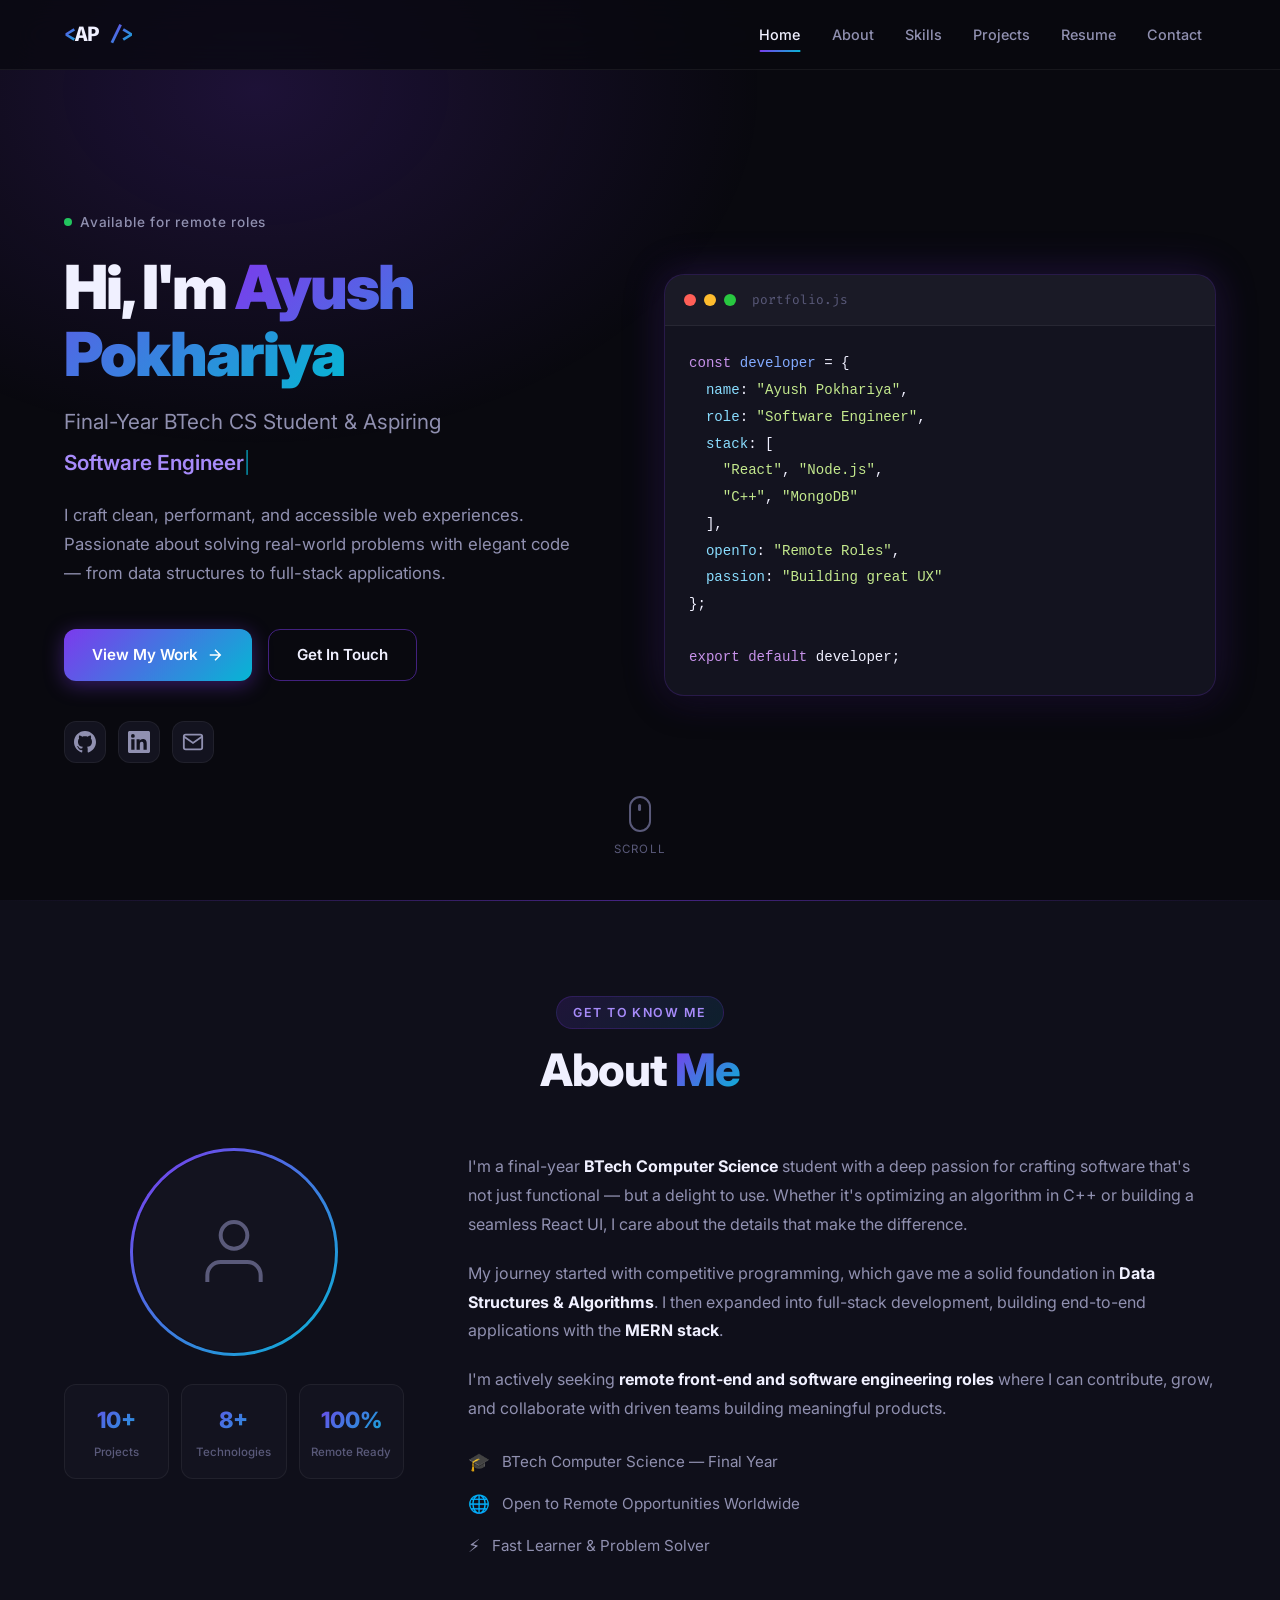
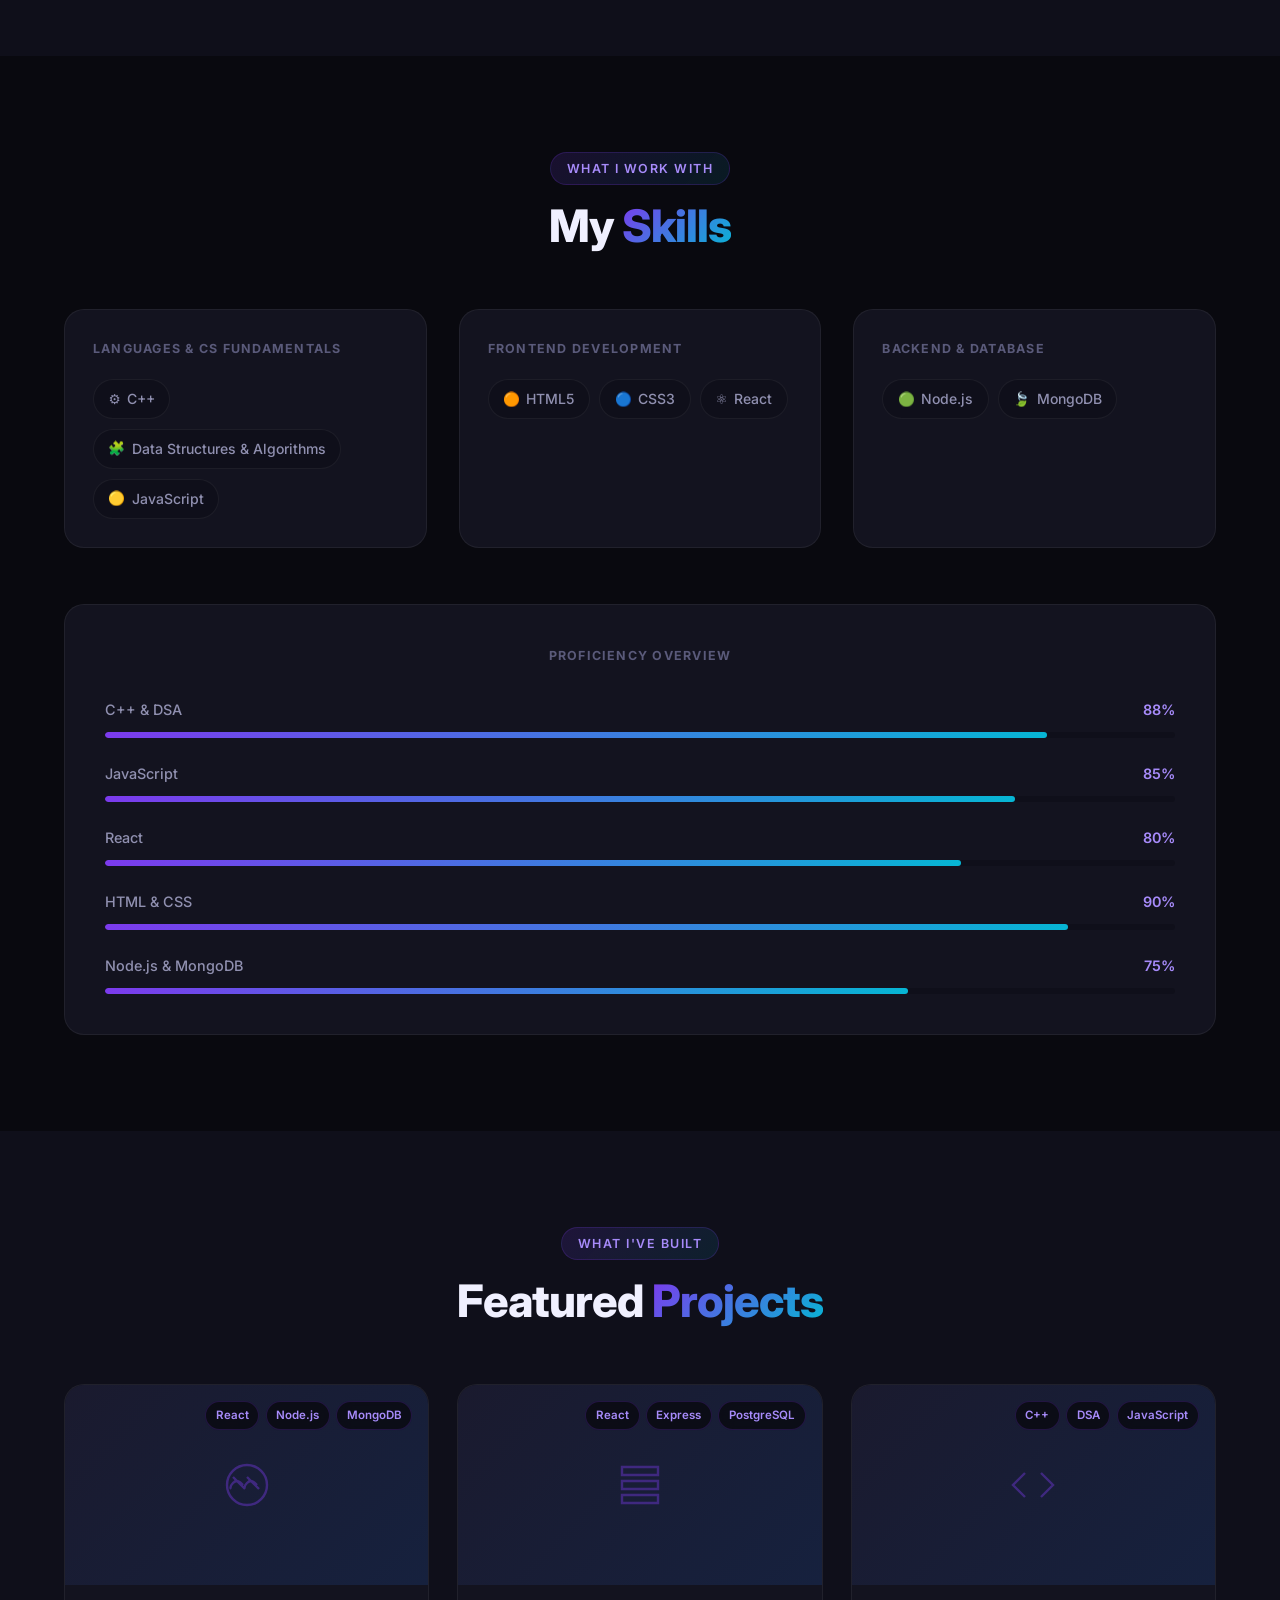
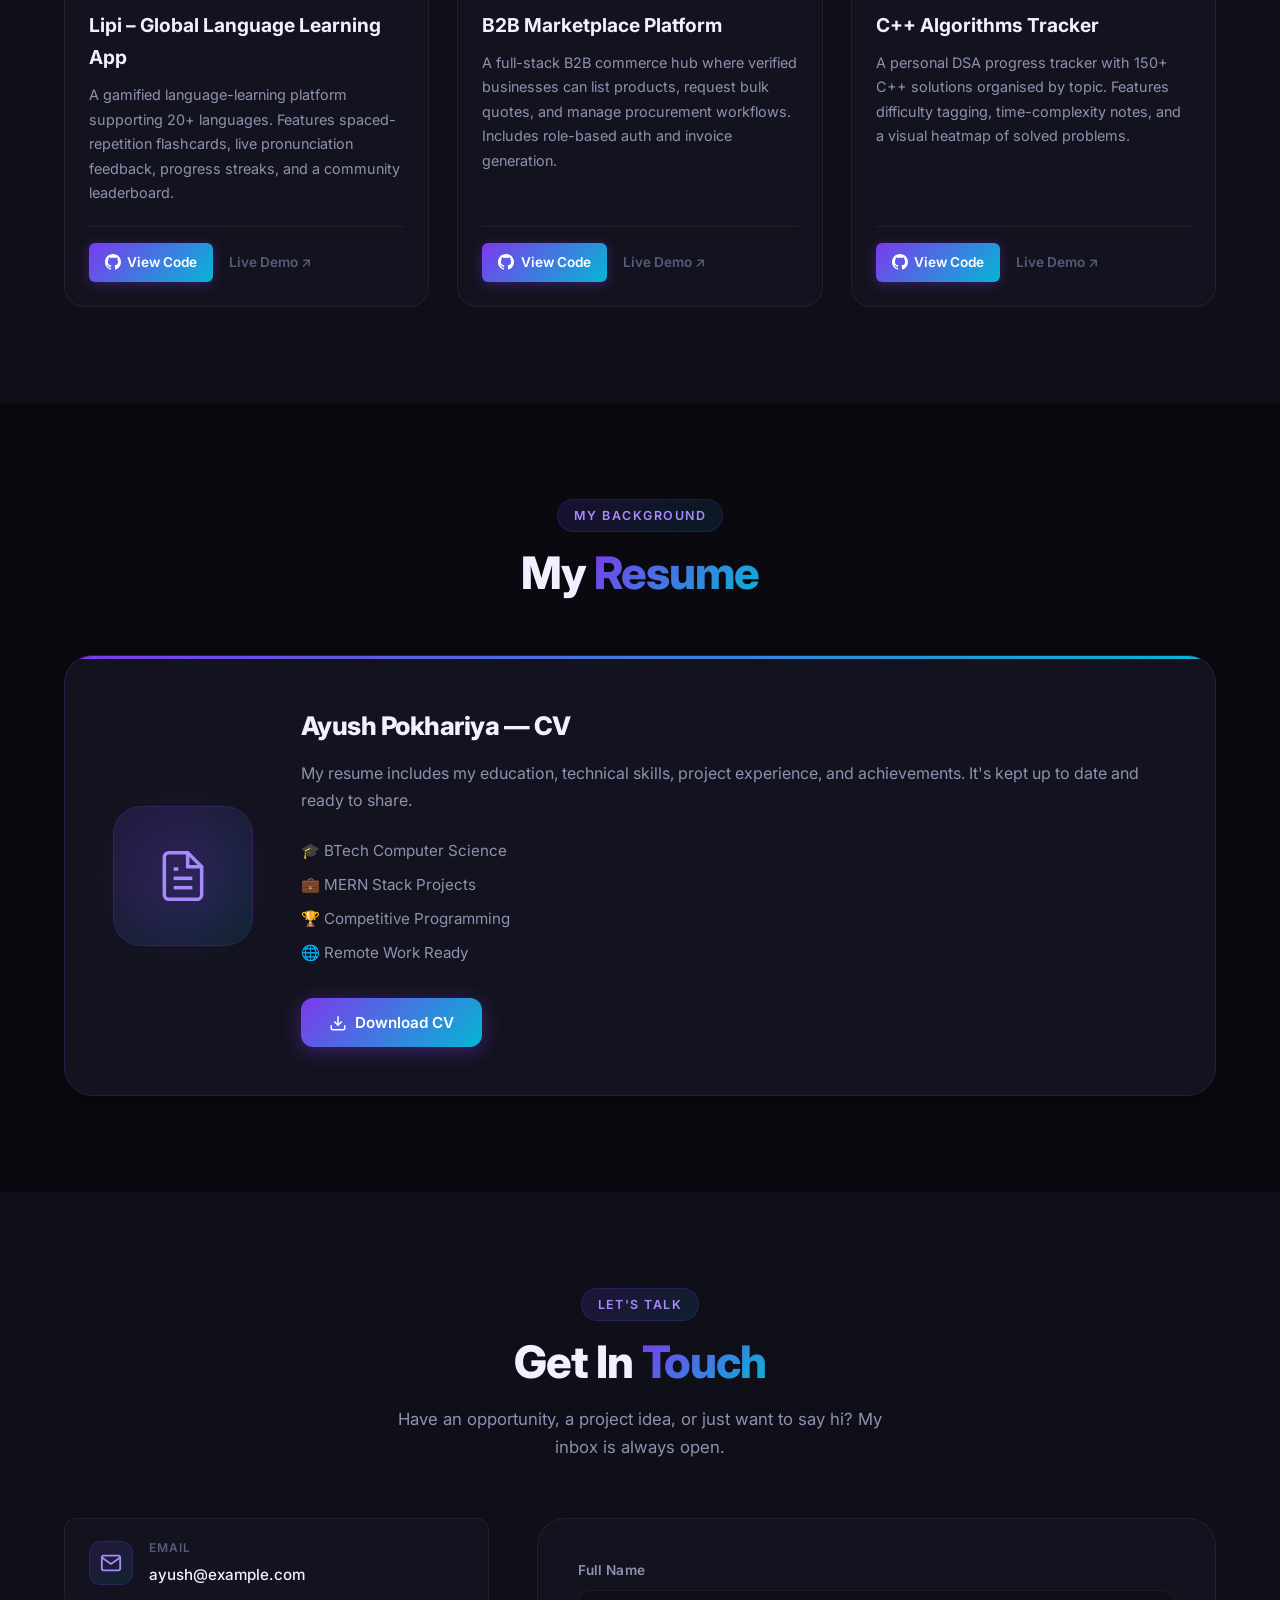
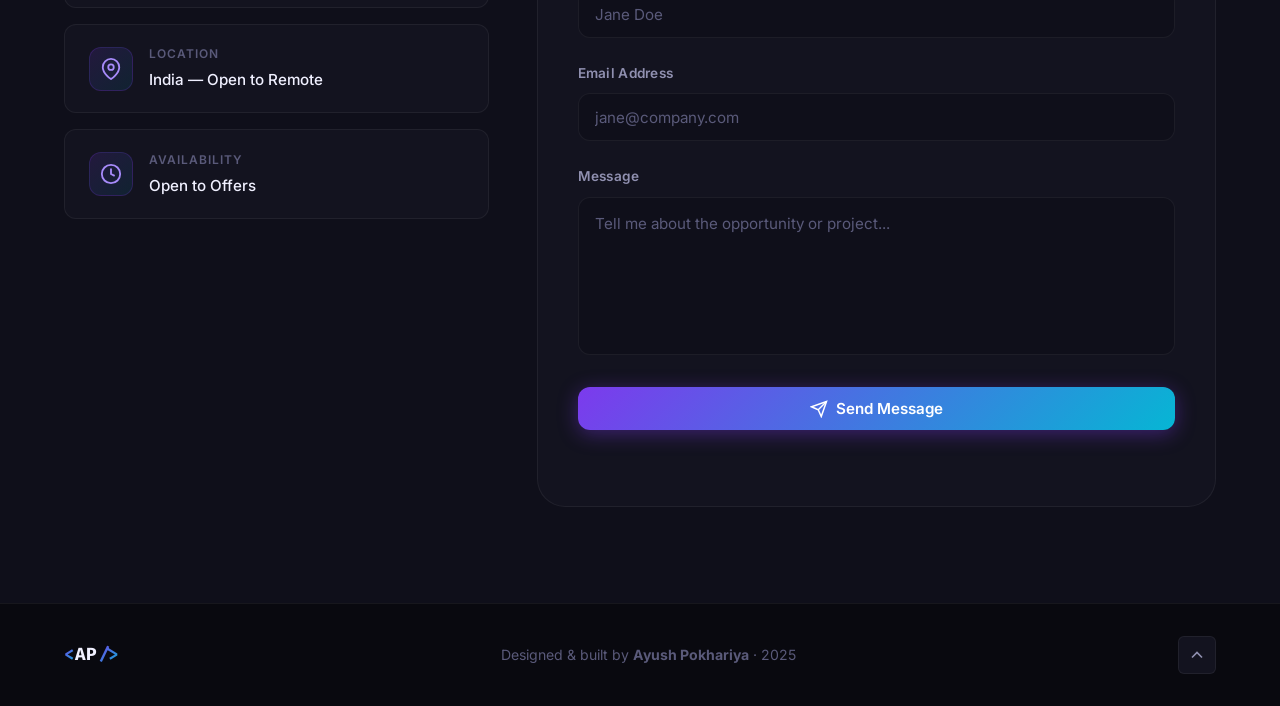
<file: task 01/index.html>
<!DOCTYPE html>
<html lang="en">
  <head>
    <meta charset="UTF-8" />
    <meta name="viewport" content="width=device-width, initial-scale=1.0" />
    <meta
      name="description"
      content="Personal portfolio of a final-year BTech Computer Science student and aspiring software engineer. Skilled in React, Node.js, JavaScript, C++, and more. Open to remote front-end and software engineering roles."
    />
    <meta name="author" content="Ayush Pokhariya" />
    <title>Ayush Pokhariya | Software Engineer Portfolio</title>

    <!-- Google Fonts -->
    <link rel="preconnect" href="https://fonts.googleapis.com" />
    <link rel="preconnect" href="https://fonts.gstatic.com" crossorigin />
    <link
      href="https://fonts.googleapis.com/css2?family=Inter:wght@300;400;500;600;700;800;900&family=Fira+Code:wght@400;500&display=swap"
      rel="stylesheet"
    />

    <link rel="stylesheet" href="style.css" />
  </head>
  <body>
    <!-- ═══════════════════════════════════════
         NAVIGATION
    ═══════════════════════════════════════ -->
    <header class="navbar" id="navbar" role="banner">
      <nav class="nav-container" aria-label="Primary navigation">
        <a href="#home" class="nav-logo" aria-label="Go to home section">
          <span class="logo-bracket">&lt;</span>AP
          <span class="logo-bracket">/&gt;</span>
        </a>

        <ul class="nav-links" id="navLinks" role="list">
          <li><a href="#home" class="nav-link" id="nav-home">Home</a></li>
          <li><a href="#about" class="nav-link" id="nav-about">About</a></li>
          <li><a href="#skills" class="nav-link" id="nav-skills">Skills</a></li>
          <li>
            <a href="#projects" class="nav-link" id="nav-projects">Projects</a>
          </li>
          <li>
            <a href="#resume" class="nav-link" id="nav-resume">Resume</a>
          </li>
          <li>
            <a href="#contact" class="nav-link" id="nav-contact">Contact</a>
          </li>
        </ul>

        <button
          class="hamburger"
          id="hamburgerBtn"
          aria-label="Toggle navigation menu"
          aria-expanded="false"
          aria-controls="navLinks"
        >
          <span class="bar"></span>
          <span class="bar"></span>
          <span class="bar"></span>
        </button>
      </nav>
    </header>

    <main>
      <!-- ═══════════════════════════════════════
           HOME / HERO
      ═══════════════════════════════════════ -->
      <section class="hero" id="home" aria-labelledby="hero-heading">
        <div class="hero-bg-glow" aria-hidden="true"></div>

        <div class="hero-content">
          <p class="hero-greeting">
            <span class="greeting-dot"></span> Available for remote roles
          </p>
          <h1 id="hero-heading" class="hero-title">
            Hi, I'm
            <span class="gradient-text">Ayush Pokhariya</span>
          </h1>
          <p class="hero-subtitle">
            Final-Year BTech CS Student &amp; Aspiring
            <span class="typewriter-wrapper">
              <span class="typewriter" id="typewriter"></span><span class="cursor" aria-hidden="true">|</span>
            </span>
          </p>
          <p class="hero-description">
            I craft clean, performant, and accessible web experiences. Passionate
            about solving real-world problems with elegant code — from data
            structures to full-stack applications.
          </p>
          <div class="hero-cta-group">
            <a href="#projects" class="btn btn-primary" id="hero-cta-projects">
              View My Work
              <svg aria-hidden="true" width="18" height="18" viewBox="0 0 24 24" fill="none" stroke="currentColor" stroke-width="2">
                <path d="M5 12h14M12 5l7 7-7 7" />
              </svg>
            </a>
            <a href="#contact" class="btn btn-outline" id="hero-cta-contact">
              Get In Touch
            </a>
          </div>
          <div class="hero-social" aria-label="Social links">
            <a href="https://github.com/" target="_blank" rel="noopener noreferrer" class="social-link" id="social-github" aria-label="GitHub profile">
              <svg width="22" height="22" viewBox="0 0 24 24" fill="currentColor">
                <path d="M12 0C5.37 0 0 5.37 0 12c0 5.3 3.438 9.8 8.205 11.385.6.113.82-.258.82-.577 0-.285-.01-1.04-.015-2.04-3.338.724-4.042-1.61-4.042-1.61-.546-1.385-1.335-1.755-1.335-1.755-1.087-.744.084-.729.084-.729 1.205.084 1.838 1.236 1.838 1.236 1.07 1.835 2.809 1.305 3.495.998.108-.776.417-1.305.76-1.605-2.665-.3-5.466-1.332-5.466-5.93 0-1.31.465-2.38 1.235-3.22-.135-.303-.54-1.523.105-3.176 0 0 1.005-.322 3.3 1.23.96-.267 1.98-.399 3-.405 1.02.006 2.04.138 3 .405 2.28-1.552 3.285-1.23 3.285-1.23.645 1.653.24 2.873.12 3.176.765.84 1.23 1.91 1.23 3.22 0 4.61-2.805 5.625-5.475 5.92.42.36.81 1.096.81 2.22 0 1.605-.015 2.896-.015 3.286 0 .315.21.69.825.57C20.565 21.795 24 17.295 24 12c0-6.63-5.37-12-12-12z"/>
              </svg>
            </a>
            <a href="https://linkedin.com/" target="_blank" rel="noopener noreferrer" class="social-link" id="social-linkedin" aria-label="LinkedIn profile">
              <svg width="22" height="22" viewBox="0 0 24 24" fill="currentColor">
                <path d="M20.447 20.452h-3.554v-5.569c0-1.328-.027-3.037-1.852-3.037-1.853 0-2.136 1.445-2.136 2.939v5.667H9.351V9h3.414v1.561h.046c.477-.9 1.637-1.85 3.37-1.85 3.601 0 4.267 2.37 4.267 5.455v6.286zM5.337 7.433a2.062 2.062 0 01-2.063-2.065 2.064 2.064 0 112.063 2.065zm1.782 13.019H3.555V9h3.564v11.452zM22.225 0H1.771C.792 0 0 .774 0 1.729v20.542C0 23.227.792 24 1.771 24h20.451C23.2 24 24 23.227 24 22.271V1.729C24 .774 23.2 0 22.222 0h.003z"/>
              </svg>
            </a>
            <a href="mailto:ayush@example.com" class="social-link" id="social-email" aria-label="Send email">
              <svg width="22" height="22" viewBox="0 0 24 24" fill="none" stroke="currentColor" stroke-width="2">
                <path d="M4 4h16c1.1 0 2 .9 2 2v12c0 1.1-.9 2-2 2H4c-1.1 0-2-.9-2-2V6c0-1.1.9-2 2-2z"/>
                <polyline points="22,6 12,13 2,6"/>
              </svg>
            </a>
          </div>
        </div>

        <div class="hero-visual" aria-hidden="true">
          <div class="code-window">
            <div class="code-window-header">
              <span class="dot red"></span>
              <span class="dot yellow"></span>
              <span class="dot green"></span>
              <span class="code-filename">portfolio.js</span>
            </div>
            <pre class="code-body"><code><span class="c-keyword">const</span> <span class="c-var">developer</span> = {
  <span class="c-prop">name</span>: <span class="c-string">"Ayush Pokhariya"</span>,
  <span class="c-prop">role</span>: <span class="c-string">"Software Engineer"</span>,
  <span class="c-prop">stack</span>: [
    <span class="c-string">"React"</span>, <span class="c-string">"Node.js"</span>,
    <span class="c-string">"C++"</span>, <span class="c-string">"MongoDB"</span>
  ],
  <span class="c-prop">openTo</span>: <span class="c-string">"Remote Roles"</span>,
  <span class="c-prop">passion</span>: <span class="c-string">"Building great UX"</span>
};

<span class="c-keyword">export default</span> developer;</code></pre>
          </div>
        </div>

        <div class="scroll-indicator" aria-hidden="true">
          <div class="scroll-mouse">
            <div class="scroll-wheel"></div>
          </div>
          <span>Scroll</span>
        </div>
      </section>

      <!-- ═══════════════════════════════════════
           ABOUT
      ═══════════════════════════════════════ -->
      <section class="about section-padding" id="about" aria-labelledby="about-heading">
        <div class="container">
          <div class="section-header">
            <span class="section-tag">Get To Know Me</span>
            <h2 id="about-heading" class="section-title">About <span class="gradient-text">Me</span></h2>
          </div>

          <div class="about-grid">
            <div class="about-avatar-wrapper">
              <div class="about-avatar" aria-hidden="true">
                <div class="avatar-ring"></div>
                <div class="avatar-placeholder">
                  <svg width="80" height="80" viewBox="0 0 24 24" fill="none" stroke="currentColor" stroke-width="1.2">
                    <path d="M20 21v-2a4 4 0 00-4-4H8a4 4 0 00-4 4v2"/>
                    <circle cx="12" cy="7" r="4"/>
                  </svg>
                </div>
              </div>
              <div class="about-stats">
                <div class="stat-card" id="stat-projects">
                  <span class="stat-number">10+</span>
                  <span class="stat-label">Projects</span>
                </div>
                <div class="stat-card" id="stat-skills">
                  <span class="stat-number">8+</span>
                  <span class="stat-label">Technologies</span>
                </div>
                <div class="stat-card" id="stat-open">
                  <span class="stat-number">100%</span>
                  <span class="stat-label">Remote Ready</span>
                </div>
              </div>
            </div>

            <div class="about-content">
              <p class="about-bio">
                I'm a final-year <strong>BTech Computer Science</strong> student with a deep passion for crafting software that's not just functional — but a delight to use. Whether it's optimizing an algorithm in C++ or building a seamless React UI, I care about the details that make the difference.
              </p>
              <p class="about-bio">
                My journey started with competitive programming, which gave me a solid foundation in <strong>Data Structures &amp; Algorithms</strong>. I then expanded into full-stack development, building end-to-end applications with the <strong>MERN stack</strong>.
              </p>
              <p class="about-bio">
                I'm actively seeking <strong>remote front-end and software engineering roles</strong> where I can contribute, grow, and collaborate with driven teams building meaningful products.
              </p>
              <div class="about-highlights">
                <div class="highlight-item">
                  <span class="highlight-icon">🎓</span>
                  <span>BTech Computer Science — Final Year</span>
                </div>
                <div class="highlight-item">
                  <span class="highlight-icon">🌐</span>
                  <span>Open to Remote Opportunities Worldwide</span>
                </div>
                <div class="highlight-item">
                  <span class="highlight-icon">⚡</span>
                  <span>Fast Learner &amp; Problem Solver</span>
                </div>
              </div>
            </div>
          </div>
        </div>
      </section>

      <!-- ═══════════════════════════════════════
           SKILLS
      ═══════════════════════════════════════ -->
      <section class="skills section-padding" id="skills" aria-labelledby="skills-heading">
        <div class="container">
          <div class="section-header">
            <span class="section-tag">What I Work With</span>
            <h2 id="skills-heading" class="section-title">My <span class="gradient-text">Skills</span></h2>
          </div>

          <div class="skills-categories">
            <div class="skills-category">
              <h3 class="category-label">Languages &amp; CS Fundamentals</h3>
              <div class="skills-flex">
                <div class="skill-tag" id="skill-cpp"><span class="skill-icon">⚙️</span> C++</div>
                <div class="skill-tag" id="skill-dsa"><span class="skill-icon">🧩</span> Data Structures &amp; Algorithms</div>
                <div class="skill-tag" id="skill-js"><span class="skill-icon">🟡</span> JavaScript</div>
              </div>
            </div>

            <div class="skills-category">
              <h3 class="category-label">Frontend Development</h3>
              <div class="skills-flex">
                <div class="skill-tag" id="skill-html"><span class="skill-icon">🟠</span> HTML5</div>
                <div class="skill-tag" id="skill-css"><span class="skill-icon">🔵</span> CSS3</div>
                <div class="skill-tag" id="skill-react"><span class="skill-icon">⚛️</span> React</div>
              </div>
            </div>

            <div class="skills-category">
              <h3 class="category-label">Backend &amp; Database</h3>
              <div class="skills-flex">
                <div class="skill-tag" id="skill-nodejs"><span class="skill-icon">🟢</span> Node.js</div>
                <div class="skill-tag" id="skill-mongodb"><span class="skill-icon">🍃</span> MongoDB</div>
              </div>
            </div>
          </div>

          <div class="skills-bar-section">
            <h3 class="category-label" style="text-align:center; margin-bottom: 2rem;">Proficiency Overview</h3>
            <div class="skills-bars">
              <div class="skill-bar-item">
                <div class="skill-bar-header"><span>C++ &amp; DSA</span><span class="skill-bar-pct">88%</span></div>
                <div class="skill-bar-track"><div class="skill-bar-fill" style="--bar-width:88%"></div></div>
              </div>
              <div class="skill-bar-item">
                <div class="skill-bar-header"><span>JavaScript</span><span class="skill-bar-pct">85%</span></div>
                <div class="skill-bar-track"><div class="skill-bar-fill" style="--bar-width:85%"></div></div>
              </div>
              <div class="skill-bar-item">
                <div class="skill-bar-header"><span>React</span><span class="skill-bar-pct">80%</span></div>
                <div class="skill-bar-track"><div class="skill-bar-fill" style="--bar-width:80%"></div></div>
              </div>
              <div class="skill-bar-item">
                <div class="skill-bar-header"><span>HTML &amp; CSS</span><span class="skill-bar-pct">90%</span></div>
                <div class="skill-bar-track"><div class="skill-bar-fill" style="--bar-width:90%"></div></div>
              </div>
              <div class="skill-bar-item">
                <div class="skill-bar-header"><span>Node.js &amp; MongoDB</span><span class="skill-bar-pct">75%</span></div>
                <div class="skill-bar-track"><div class="skill-bar-fill" style="--bar-width:75%"></div></div>
              </div>
            </div>
          </div>
        </div>
      </section>

      <!-- ═══════════════════════════════════════
           PROJECTS
      ═══════════════════════════════════════ -->
      <section class="projects section-padding" id="projects" aria-labelledby="projects-heading">
        <div class="container">
          <div class="section-header">
            <span class="section-tag">What I've Built</span>
            <h2 id="projects-heading" class="section-title">Featured <span class="gradient-text">Projects</span></h2>
          </div>

          <div class="projects-grid">

            <!-- Project Card 1 -->
            <article class="project-card" id="project-1" aria-labelledby="project-1-title">
              <div class="project-image">
                <div class="project-image-placeholder">
                  <svg width="48" height="48" viewBox="0 0 24 24" fill="none" stroke="currentColor" stroke-width="1.2" aria-hidden="true">
                    <rect x="3" y="3" width="18" height="18" rx="2"/>
                    <path d="M3 9h18M9 21V9"/>
                  </svg>
                </div>
                <div class="project-image-overlay" aria-hidden="true"></div>
                <div class="project-tags-overlay">
                  <span class="project-tech-tag">React</span>
                  <span class="project-tech-tag">Node.js</span>
                  <span class="project-tech-tag">MongoDB</span>
                </div>
              </div>
              <div class="project-body">
                <h3 class="project-title" id="project-1-title">DevTask Manager</h3>
                <p class="project-description">
                  A full-stack task management application with real-time updates, user authentication, and drag-and-drop Kanban board. Built with the MERN stack.
                </p>
                <div class="project-footer">
                  <a href="https://github.com/" target="_blank" rel="noopener noreferrer" class="btn-code" id="project-1-code" aria-label="View DevTask Manager source code on GitHub">
                    <svg width="16" height="16" viewBox="0 0 24 24" fill="currentColor" aria-hidden="true">
                      <path d="M12 0C5.37 0 0 5.37 0 12c0 5.3 3.438 9.8 8.205 11.385.6.113.82-.258.82-.577 0-.285-.01-1.04-.015-2.04-3.338.724-4.042-1.61-4.042-1.61-.546-1.385-1.335-1.755-1.335-1.755-1.087-.744.084-.729.084-.729 1.205.084 1.838 1.236 1.838 1.236 1.07 1.835 2.809 1.305 3.495.998.108-.776.417-1.305.76-1.605-2.665-.3-5.466-1.332-5.466-5.93 0-1.31.465-2.38 1.235-3.22-.135-.303-.54-1.523.105-3.176 0 0 1.005-.322 3.3 1.23.96-.267 1.98-.399 3-.405 1.02.006 2.04.138 3 .405 2.28-1.552 3.285-1.23 3.285-1.23.645 1.653.24 2.873.12 3.176.765.84 1.23 1.91 1.23 3.22 0 4.61-2.805 5.625-5.475 5.92.42.36.81 1.096.81 2.22 0 1.605-.015 2.896-.015 3.286 0 .315.21.69.825.57C20.565 21.795 24 17.295 24 12c0-6.63-5.37-12-12-12z"/>
                    </svg>
                    View Code
                  </a>
                  <a href="#" class="btn-demo" id="project-1-demo" target="_blank" rel="noopener noreferrer">Live Demo ↗</a>
                </div>
              </div>
            </article>

            <!-- Project Card 2 -->
            <article class="project-card" id="project-2" aria-labelledby="project-2-title">
              <div class="project-image">
                <div class="project-image-placeholder">
                  <svg width="48" height="48" viewBox="0 0 24 24" fill="none" stroke="currentColor" stroke-width="1.2" aria-hidden="true">
                    <circle cx="11" cy="11" r="8"/>
                    <path d="M21 21l-4.35-4.35"/>
                  </svg>
                </div>
                <div class="project-image-overlay" aria-hidden="true"></div>
                <div class="project-tags-overlay">
                  <span class="project-tech-tag">C++</span>
                  <span class="project-tech-tag">DSA</span>
                  <span class="project-tech-tag">Algorithm</span>
                </div>
              </div>
              <div class="project-body">
                <h3 class="project-title" id="project-2-title">PathFinder Visualizer</h3>
                <p class="project-description">
                  An interactive algorithm visualizer for BFS, DFS, Dijkstra's, and A* pathfinding. Includes maze generation and step-by-step animation controls.
                </p>
                <div class="project-footer">
                  <a href="https://github.com/" target="_blank" rel="noopener noreferrer" class="btn-code" id="project-2-code" aria-label="View PathFinder Visualizer source code on GitHub">
                    <svg width="16" height="16" viewBox="0 0 24 24" fill="currentColor" aria-hidden="true">
                      <path d="M12 0C5.37 0 0 5.37 0 12c0 5.3 3.438 9.8 8.205 11.385.6.113.82-.258.82-.577 0-.285-.01-1.04-.015-2.04-3.338.724-4.042-1.61-4.042-1.61-.546-1.385-1.335-1.755-1.335-1.755-1.087-.744.084-.729.084-.729 1.205.084 1.838 1.236 1.838 1.236 1.07 1.835 2.809 1.305 3.495.998.108-.776.417-1.305.76-1.605-2.665-.3-5.466-1.332-5.466-5.93 0-1.31.465-2.38 1.235-3.22-.135-.303-.54-1.523.105-3.176 0 0 1.005-.322 3.3 1.23.96-.267 1.98-.399 3-.405 1.02.006 2.04.138 3 .405 2.28-1.552 3.285-1.23 3.285-1.23.645 1.653.24 2.873.12 3.176.765.84 1.23 1.91 1.23 3.22 0 4.61-2.805 5.625-5.475 5.92.42.36.81 1.096.81 2.22 0 1.605-.015 2.896-.015 3.286 0 .315.21.69.825.57C20.565 21.795 24 17.295 24 12c0-6.63-5.37-12-12-12z"/>
                    </svg>
                    View Code
                  </a>
                  <a href="#" class="btn-demo" id="project-2-demo" target="_blank" rel="noopener noreferrer">Live Demo ↗</a>
                </div>
              </div>
            </article>

            <!-- Project Card 3 -->
            <article class="project-card" id="project-3" aria-labelledby="project-3-title">
              <div class="project-image">
                <div class="project-image-placeholder">
                  <svg width="48" height="48" viewBox="0 0 24 24" fill="none" stroke="currentColor" stroke-width="1.2" aria-hidden="true">
                    <path d="M12 2L2 7l10 5 10-5-10-5z"/>
                    <path d="M2 17l10 5 10-5M2 12l10 5 10-5"/>
                  </svg>
                </div>
                <div class="project-image-overlay" aria-hidden="true"></div>
                <div class="project-tags-overlay">
                  <span class="project-tech-tag">React</span>
                  <span class="project-tech-tag">CSS</span>
                  <span class="project-tech-tag">REST API</span>
                </div>
              </div>
              <div class="project-body">
                <h3 class="project-title" id="project-3-title">WeatherBoard</h3>
                <p class="project-description">
                  A sleek weather dashboard consuming the OpenWeather API. Features 7-day forecasts, geolocation, dynamic backgrounds, and saved location history.
                </p>
                <div class="project-footer">
                  <a href="https://github.com/" target="_blank" rel="noopener noreferrer" class="btn-code" id="project-3-code" aria-label="View WeatherBoard source code on GitHub">
                    <svg width="16" height="16" viewBox="0 0 24 24" fill="currentColor" aria-hidden="true">
                      <path d="M12 0C5.37 0 0 5.37 0 12c0 5.3 3.438 9.8 8.205 11.385.6.113.82-.258.82-.577 0-.285-.01-1.04-.015-2.04-3.338.724-4.042-1.61-4.042-1.61-.546-1.385-1.335-1.755-1.335-1.755-1.087-.744.084-.729.084-.729 1.205.084 1.838 1.236 1.838 1.236 1.07 1.835 2.809 1.305 3.495.998.108-.776.417-1.305.76-1.605-2.665-.3-5.466-1.332-5.466-5.93 0-1.31.465-2.38 1.235-3.22-.135-.303-.54-1.523.105-3.176 0 0 1.005-.322 3.3 1.23.96-.267 1.98-.399 3-.405 1.02.006 2.04.138 3 .405 2.28-1.552 3.285-1.23 3.285-1.23.645 1.653.24 2.873.12 3.176.765.84 1.23 1.91 1.23 3.22 0 4.61-2.805 5.625-5.475 5.92.42.36.81 1.096.81 2.22 0 1.605-.015 2.896-.015 3.286 0 .315.21.69.825.57C20.565 21.795 24 17.295 24 12c0-6.63-5.37-12-12-12z"/>
                    </svg>
                    View Code
                  </a>
                  <a href="#" class="btn-demo" id="project-3-demo" target="_blank" rel="noopener noreferrer">Live Demo ↗</a>
                </div>
              </div>
            </article>

          </div>
        </div>
      </section>

      <!-- ═══════════════════════════════════════
           RESUME
      ═══════════════════════════════════════ -->
      <section class="resume section-padding" id="resume" aria-labelledby="resume-heading">
        <div class="container">
          <div class="section-header">
            <span class="section-tag">My Background</span>
            <h2 id="resume-heading" class="section-title">My <span class="gradient-text">Resume</span></h2>
          </div>

          <div class="resume-card">
            <div class="resume-visual" aria-hidden="true">
              <div class="resume-doc-icon">
                <svg width="56" height="56" viewBox="0 0 24 24" fill="none" stroke="currentColor" stroke-width="1.5">
                  <path d="M14 2H6a2 2 0 00-2 2v16a2 2 0 002 2h12a2 2 0 002-2V8z"/>
                  <polyline points="14 2 14 8 20 8"/>
                  <line x1="16" y1="13" x2="8" y2="13"/>
                  <line x1="16" y1="17" x2="8" y2="17"/>
                  <polyline points="10 9 9 9 8 9"/>
                </svg>
              </div>
              <div class="resume-glow" aria-hidden="true"></div>
            </div>
            <div class="resume-info">
              <h3 class="resume-card-title">Ayush Pokhariya — CV</h3>
              <p class="resume-card-desc">
                My resume includes my education, technical skills, project experience, and achievements. It's kept up to date and ready to share.
              </p>
              <ul class="resume-highlights">
                <li>🎓 BTech Computer Science</li>
                <li>💼 MERN Stack Projects</li>
                <li>🏆 Competitive Programming</li>
                <li>🌐 Remote Work Ready</li>
              </ul>
              <a href="#" class="btn btn-primary" id="download-cv-btn" download aria-label="Download Ayush Pokhariya's CV as PDF">
                <svg width="18" height="18" viewBox="0 0 24 24" fill="none" stroke="currentColor" stroke-width="2" aria-hidden="true">
                  <path d="M21 15v4a2 2 0 01-2 2H5a2 2 0 01-2-2v-4"/>
                  <polyline points="7 10 12 15 17 10"/>
                  <line x1="12" y1="15" x2="12" y2="3"/>
                </svg>
                Download CV
              </a>
            </div>
          </div>
        </div>
      </section>

      <!-- ═══════════════════════════════════════
           CONTACT
      ═══════════════════════════════════════ -->
      <section class="contact section-padding" id="contact" aria-labelledby="contact-heading">
        <div class="container">
          <div class="section-header">
            <span class="section-tag">Let's Talk</span>
            <h2 id="contact-heading" class="section-title">Get In <span class="gradient-text">Touch</span></h2>
            <p class="section-subtitle">Have an opportunity, a project idea, or just want to say hi? My inbox is always open.</p>
          </div>

          <div class="contact-layout">
            <div class="contact-info">
              <div class="contact-info-card" id="contact-email-card">
                <div class="contact-info-icon">
                  <svg width="22" height="22" viewBox="0 0 24 24" fill="none" stroke="currentColor" stroke-width="2" aria-hidden="true">
                    <path d="M4 4h16c1.1 0 2 .9 2 2v12c0 1.1-.9 2-2 2H4c-1.1 0-2-.9-2-2V6c0-1.1.9-2 2-2z"/>
                    <polyline points="22,6 12,13 2,6"/>
                  </svg>
                </div>
                <div>
                  <span class="contact-info-label">Email</span>
                  <a href="mailto:ayush@example.com" class="contact-info-value">ayush@example.com</a>
                </div>
              </div>
              <div class="contact-info-card" id="contact-location-card">
                <div class="contact-info-icon">
                  <svg width="22" height="22" viewBox="0 0 24 24" fill="none" stroke="currentColor" stroke-width="2" aria-hidden="true">
                    <path d="M21 10c0 7-9 13-9 13s-9-6-9-13a9 9 0 0118 0z"/>
                    <circle cx="12" cy="10" r="3"/>
                  </svg>
                </div>
                <div>
                  <span class="contact-info-label">Location</span>
                  <span class="contact-info-value">India — Open to Remote</span>
                </div>
              </div>
              <div class="contact-info-card" id="contact-availability-card">
                <div class="contact-info-icon">
                  <svg width="22" height="22" viewBox="0 0 24 24" fill="none" stroke="currentColor" stroke-width="2" aria-hidden="true">
                    <circle cx="12" cy="12" r="10"/>
                    <polyline points="12 6 12 12 16 14"/>
                  </svg>
                </div>
                <div>
                  <span class="contact-info-label">Availability</span>
                  <span class="contact-info-value">Open to Offers</span>
                </div>
              </div>
            </div>

            <form class="contact-form" id="contactForm" novalidate aria-label="Contact form">
              <div class="form-group">
                <label for="contactName" class="form-label">Full Name</label>
                <input type="text" id="contactName" name="name" class="form-input" placeholder="Jane Doe" required autocomplete="name" aria-required="true" />
              </div>
              <div class="form-group">
                <label for="contactEmail" class="form-label">Email Address</label>
                <input type="email" id="contactEmail" name="email" class="form-input" placeholder="jane@company.com" required autocomplete="email" aria-required="true" />
              </div>
              <div class="form-group">
                <label for="contactMessage" class="form-label">Message</label>
                <textarea id="contactMessage" name="message" class="form-input form-textarea" placeholder="Tell me about the opportunity or project..." rows="5" required aria-required="true"></textarea>
              </div>
              <button type="submit" class="btn btn-primary btn-full" id="contactSubmitBtn">
                <svg width="18" height="18" viewBox="0 0 24 24" fill="none" stroke="currentColor" stroke-width="2" aria-hidden="true">
                  <line x1="22" y1="2" x2="11" y2="13"/>
                  <polygon points="22 2 15 22 11 13 2 9 22 2"/>
                </svg>
                Send Message
              </button>
              <p class="form-note" id="formStatusMsg" aria-live="polite"></p>
            </form>
          </div>
        </div>
      </section>
    </main>

    <!-- ═══════════════════════════════════════
         FOOTER
    ═══════════════════════════════════════ -->
    <footer class="footer" role="contentinfo">
      <div class="container footer-inner">
        <a href="#home" class="footer-logo" aria-label="Back to top">
          <span class="logo-bracket">&lt;</span>AP<span class="logo-bracket">/&gt;</span>
        </a>
        <p class="footer-copy">
          Designed &amp; built by <strong>Ayush Pokhariya</strong> &middot; 2025
        </p>
        <a href="#home" class="back-to-top" id="backToTop" aria-label="Scroll back to top">
          <svg width="20" height="20" viewBox="0 0 24 24" fill="none" stroke="currentColor" stroke-width="2">
            <polyline points="18 15 12 9 6 15"/>
          </svg>
        </a>
      </div>
    </footer>

    <script src="script.js"></script>
  </body>
</html>
</file>
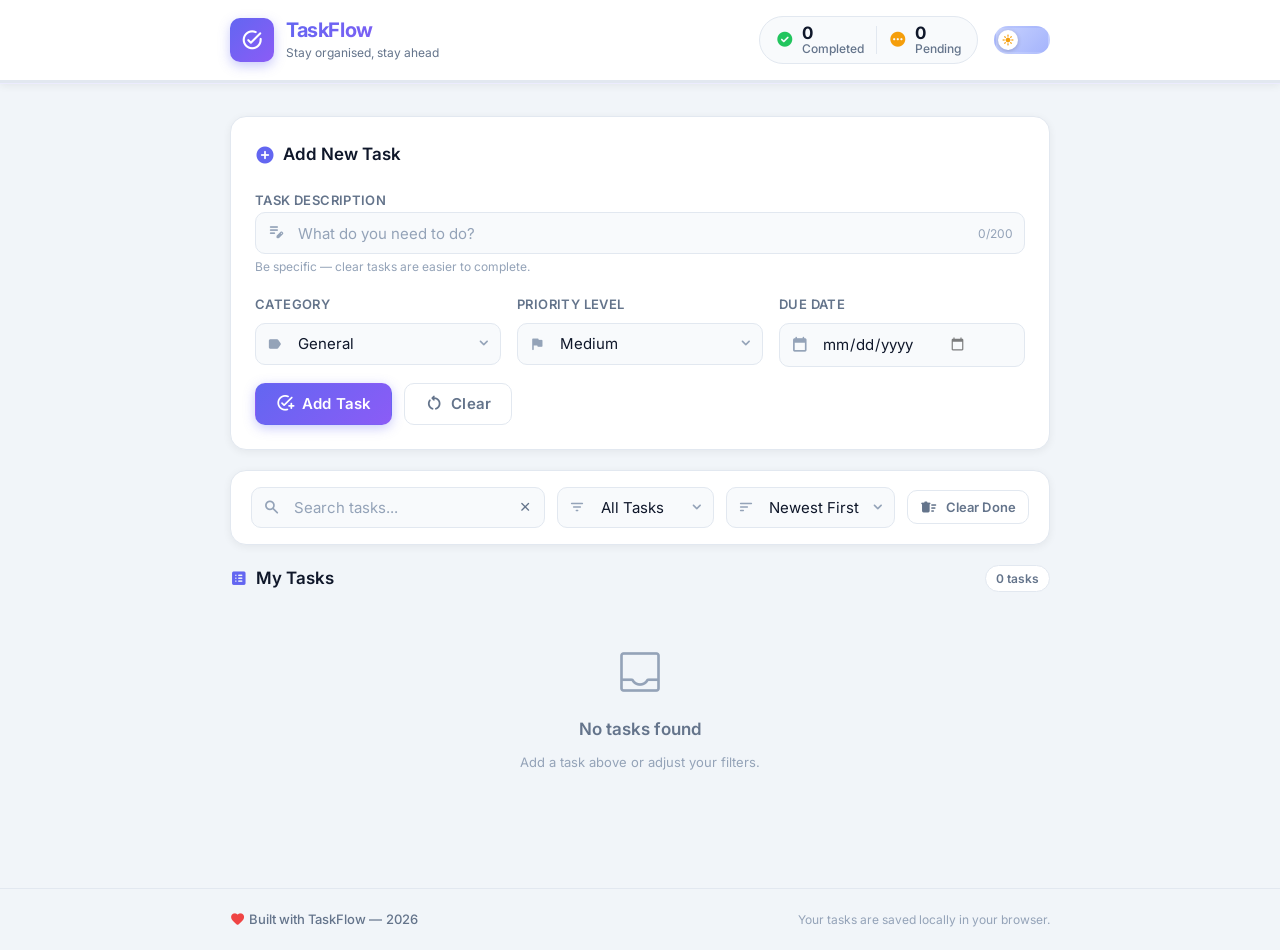
<file: task 02/index.html>
<!DOCTYPE html>
<html lang="en" data-theme="light">
  <head>
    <meta charset="UTF-8" />
    <meta name="viewport" content="width=device-width, initial-scale=1.0" />
    <meta
      name="description"
      content="A modern, responsive To-Do List app with categories, priorities, due dates, and dark mode support."
    />
    <title>TaskFlow — Modern To-Do List</title>
    <link rel="preconnect" href="https://fonts.googleapis.com" />
    <link rel="preconnect" href="https://fonts.gstatic.com" crossorigin />
    <link
      href="https://fonts.googleapis.com/css2?family=Inter:wght@300;400;500;600;700&display=swap"
      rel="stylesheet"
    />
    <!-- Material Symbols for icons -->
    <link
      rel="stylesheet"
      href="https://fonts.googleapis.com/css2?family=Material+Symbols+Rounded:opsz,wght,FILL,GRAD@20..48,100..700,0..1,-50..200"
    />
    <link rel="stylesheet" href="style.css" />
  </head>
  <body>

    <!-- ========== HEADER ========== -->
    <header class="app-header" role="banner">
      <div class="header-inner container">

        <!-- Branding -->
        <div class="brand">
          <span class="brand-icon" aria-hidden="true">
            <span class="material-symbols-rounded">task_alt</span>
          </span>
          <div class="brand-text">
            <h1 class="brand-title">TaskFlow</h1>
            <p class="brand-subtitle">Stay organised, stay ahead</p>
          </div>
        </div>

        <!-- Stats + Dark Mode -->
        <div class="header-controls">

          <!-- Live Statistics -->
          <div class="stats-bar" role="region" aria-label="Task statistics">
            <div class="stat-chip stat-completed" id="stat-completed">
              <span class="material-symbols-rounded stat-icon" aria-hidden="true">check_circle</span>
              <div class="stat-info">
                <span class="stat-value" id="completed-count">0</span>
                <span class="stat-label">Completed</span>
              </div>
            </div>
            <div class="stat-divider" aria-hidden="true"></div>
            <div class="stat-chip stat-pending" id="stat-pending">
              <span class="material-symbols-rounded stat-icon" aria-hidden="true">pending</span>
              <div class="stat-info">
                <span class="stat-value" id="pending-count">1</span>
                <span class="stat-label">Pending</span>
              </div>
            </div>
          </div>

          <!-- Dark Mode Toggle -->
          <div class="theme-toggle-wrapper">
            <label class="theme-toggle" for="theme-switch" aria-label="Toggle dark mode">
              <input
                type="checkbox"
                id="theme-switch"
                role="switch"
                aria-checked="false"
              />
              <span class="toggle-track" aria-hidden="true">
                <span class="toggle-thumb">
                  <span class="material-symbols-rounded toggle-icon-light">light_mode</span>
                  <span class="material-symbols-rounded toggle-icon-dark">dark_mode</span>
                </span>
              </span>
            </label>
          </div>

        </div>
      </div>

      <!-- Progress bar -->
      <div class="progress-bar-wrapper" role="progressbar" aria-valuenow="0" aria-valuemin="0" aria-valuemax="100" aria-label="Task completion progress">
        <div class="progress-bar-fill" id="progress-fill" style="width: 0%"></div>
      </div>
    </header>

    <!-- ========== MAIN CONTENT ========== -->
    <main class="app-main container" role="main">

      <!-- ---- Task Input Card ---- -->
      <section class="card input-card" aria-labelledby="add-task-heading">
        <h2 class="card-heading" id="add-task-heading">
          <span class="material-symbols-rounded" aria-hidden="true">add_circle</span>
          Add New Task
        </h2>

        <form class="task-form" id="task-form" novalidate aria-label="Add a new task">

          <!-- Task Description -->
          <div class="form-row form-row--full">
            <label class="form-label" for="task-input">Task Description</label>
            <div class="input-wrapper">
              <span class="input-icon material-symbols-rounded" aria-hidden="true">edit_note</span>
              <input
                type="text"
                id="task-input"
                class="form-control"
                placeholder="What do you need to do?"
                maxlength="200"
                autocomplete="off"
                aria-required="true"
                aria-describedby="task-input-hint"
              />
              <span class="char-count" id="char-count" aria-live="polite">0/200</span>
            </div>
            <span class="form-hint" id="task-input-hint">Be specific — clear tasks are easier to complete.</span>
          </div>

          <!-- Row: Category | Priority | Due Date -->
          <div class="form-row form-row--grid">

            <!-- Category -->
            <div class="form-group">
              <label class="form-label" for="category-select">Category</label>
              <div class="select-wrapper">
                <span class="select-icon material-symbols-rounded" aria-hidden="true">label</span>
                <select id="category-select" class="form-control form-select" aria-label="Task category">
                  <option value="general">General</option>
                  <option value="work">Work</option>
                  <option value="personal">Personal</option>
                  <option value="health">Health</option>
                  <option value="finance">Finance</option>
                  <option value="learning">Learning</option>
                  <option value="shopping">Shopping</option>
                </select>
                <span class="select-arrow material-symbols-rounded" aria-hidden="true">expand_more</span>
              </div>
            </div>

            <!-- Priority -->
            <div class="form-group">
              <label class="form-label" for="priority-select">Priority Level</label>
              <div class="select-wrapper">
                <span class="select-icon material-symbols-rounded" aria-hidden="true">flag</span>
                <select id="priority-select" class="form-control form-select" aria-label="Task priority">
                  <option value="low">Low</option>
                  <option value="medium" selected>Medium</option>
                  <option value="high">High</option>
                  <option value="urgent">Urgent</option>
                </select>
                <span class="select-arrow material-symbols-rounded" aria-hidden="true">expand_more</span>
              </div>
            </div>

            <!-- Due Date -->
            <div class="form-group">
              <label class="form-label" for="due-date">Due Date</label>
              <div class="input-wrapper">
                <span class="input-icon material-symbols-rounded" aria-hidden="true">calendar_today</span>
                <input
                  type="date"
                  id="due-date"
                  class="form-control form-date"
                  aria-label="Task due date"
                />
              </div>
            </div>

          </div>

          <!-- Submit -->
          <div class="form-row form-row--action">
            <button type="submit" class="btn btn-primary" id="add-task-btn" aria-label="Add task to list">
              <span class="material-symbols-rounded btn-icon" aria-hidden="true">add_task</span>
              Add Task
            </button>
            <button type="reset" class="btn btn-ghost" id="clear-form-btn" aria-label="Clear form">
              <span class="material-symbols-rounded btn-icon" aria-hidden="true">restart_alt</span>
              Clear
            </button>
          </div>

        </form>
      </section>

      <!-- ---- Controls Bar ---- -->
      <section class="controls-bar card" aria-label="Task filters and search">

        <!-- Search -->
        <div class="search-wrapper">
          <span class="search-icon material-symbols-rounded" aria-hidden="true">search</span>
          <input
            type="search"
            id="search-input"
            class="form-control search-input"
            placeholder="Search tasks..."
            aria-label="Search tasks by text"
            autocomplete="off"
          />
          <button class="search-clear-btn" id="search-clear" aria-label="Clear search" hidden>
            <span class="material-symbols-rounded" aria-hidden="true">close</span>
          </button>
        </div>

        <!-- Filter Dropdown -->
        <div class="filter-group">
          <label class="form-label sr-only" for="filter-select">Filter tasks</label>
          <div class="select-wrapper">
            <span class="select-icon material-symbols-rounded" aria-hidden="true">filter_list</span>
            <select id="filter-select" class="form-control form-select" aria-label="Filter tasks by status">
              <option value="all">All Tasks</option>
              <option value="pending">Pending</option>
              <option value="completed">Completed</option>
            </select>
            <span class="select-arrow material-symbols-rounded" aria-hidden="true">expand_more</span>
          </div>
        </div>

        <!-- Sort -->
        <div class="filter-group">
          <label class="form-label sr-only" for="sort-select">Sort tasks</label>
          <div class="select-wrapper">
            <span class="select-icon material-symbols-rounded" aria-hidden="true">sort</span>
            <select id="sort-select" class="form-control form-select" aria-label="Sort tasks">
              <option value="newest">Newest First</option>
              <option value="oldest">Oldest First</option>
              <option value="priority">By Priority</option>
              <option value="due-date">By Due Date</option>
            </select>
            <span class="select-arrow material-symbols-rounded" aria-hidden="true">expand_more</span>
          </div>
        </div>

        <!-- Bulk Actions -->
        <div class="bulk-actions">
          <button class="btn btn-sm btn-ghost" id="clear-completed-btn" aria-label="Remove all completed tasks">
            <span class="material-symbols-rounded" aria-hidden="true">delete_sweep</span>
            Clear Done
          </button>
        </div>

      </section>

      <!-- ---- Task List ---- -->
      <section class="task-section" aria-labelledby="task-list-heading">
        <div class="task-list-header">
          <h2 class="section-title" id="task-list-heading">
            <span class="material-symbols-rounded" aria-hidden="true">list_alt</span>
            My Tasks
          </h2>
          <span class="task-count-badge" id="visible-task-count" aria-live="polite">1 task</span>
        </div>

        <!-- Empty State (hidden when tasks present) -->
        <div class="empty-state" id="empty-state" hidden>
          <span class="material-symbols-rounded empty-icon" aria-hidden="true">inbox</span>
          <p class="empty-title">No tasks found</p>
          <p class="empty-sub">Add a task above or adjust your filters.</p>
        </div>

        <!-- Task List -->
        <ul class="task-list" id="task-list" role="list" aria-label="Task list" aria-live="polite">

          <!-- ===== PLACEHOLDER TASK ITEM ===== -->
          <li
            class="task-item"
            id="task-placeholder"
            data-id="placeholder-001"
            data-priority="medium"
            data-category="work"
            role="listitem"
          >
            <!-- Checkbox -->
            <label class="task-checkbox-label" for="check-placeholder" aria-label="Mark task as complete">
              <input
                type="checkbox"
                class="task-checkbox"
                id="check-placeholder"
                aria-describedby="task-text-placeholder"
              />
              <span class="custom-checkbox" aria-hidden="true">
                <span class="material-symbols-rounded check-icon">check</span>
              </span>
            </label>

            <!-- Content -->
            <div class="task-content">
              <p class="task-text" id="task-text-placeholder">
                Review project requirements and create initial wireframes
              </p>
              <div class="task-meta">
                <span class="badge badge-category badge-work" aria-label="Category: Work">
                  <span class="material-symbols-rounded" aria-hidden="true">work</span>
                  Work
                </span>
                <span class="badge badge-priority badge-priority-medium" aria-label="Priority: Medium">
                  <span class="material-symbols-rounded" aria-hidden="true">flag</span>
                  Medium
                </span>
                <span class="badge badge-due" aria-label="Due date: Sep 5, 2026">
                  <span class="material-symbols-rounded" aria-hidden="true">calendar_today</span>
                  Sep 5, 2026
                </span>
              </div>
            </div>

            <!-- Actions -->
            <div class="task-actions" role="group" aria-label="Task actions">
              <button
                class="task-action-btn btn-edit"
                aria-label="Edit task: Review project requirements"
                title="Edit task"
              >
                <span class="material-symbols-rounded" aria-hidden="true">edit</span>
              </button>
              <button
                class="task-action-btn btn-delete"
                aria-label="Delete task: Review project requirements"
                title="Delete task"
              >
                <span class="material-symbols-rounded" aria-hidden="true">delete</span>
              </button>
            </div>
          </li>
          <!-- ===== END PLACEHOLDER ===== -->

        </ul>
      </section>

    </main>

    <!-- ========== FOOTER ========== -->
    <footer class="app-footer" role="contentinfo">
      <div class="container footer-inner">
        <p class="footer-text">
          <span class="material-symbols-rounded" aria-hidden="true">favorite</span>
          Built with TaskFlow &mdash; <span id="footer-year"></span>
        </p>
        <p class="footer-hint">Your tasks are saved locally in your browser.</p>
      </div>
    </footer>

    <!-- Toast Notification -->
    <div class="toast-container" id="toast-container" aria-live="assertive" aria-atomic="true"></div>

    <script src="script.js"></script>
  </body>
</html>
</file>
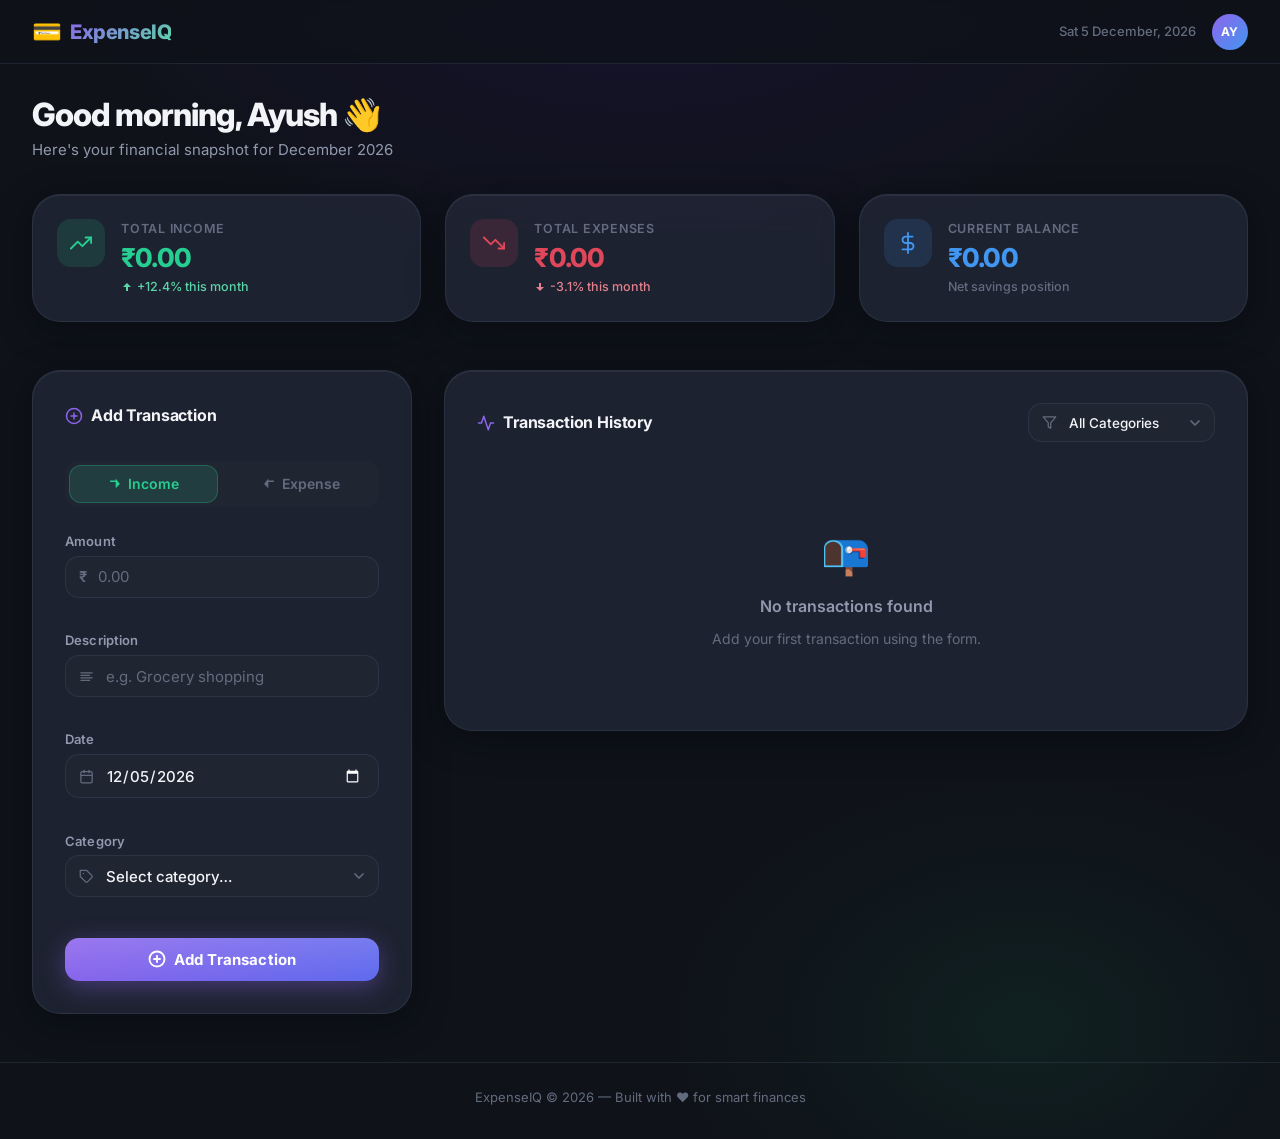
<file: task 03/index.html>
<!DOCTYPE html>
<html lang="en">
<head>
  <meta charset="UTF-8" />
  <meta name="viewport" content="width=device-width, initial-scale=1.0" />
  <meta name="description" content="A sleek personal expense tracker to manage your income and expenses with real-time balance summaries and transaction history." />
  <title>ExpenseIQ — Personal Finance Tracker</title>
  <link rel="preconnect" href="https://fonts.googleapis.com" />
  <link rel="preconnect" href="https://fonts.gstatic.com" crossorigin />
  <link href="https://fonts.googleapis.com/css2?family=Inter:wght@300;400;500;600;700;800&display=swap" rel="stylesheet" />
  <link rel="stylesheet" href="style.css" />
</head>
<body>

  <!-- ===== HEADER ===== -->
  <header class="app-header">
    <div class="header-inner">
      <div class="brand">
        <span class="brand-icon" aria-hidden="true">💳</span>
        <span class="brand-name">ExpenseIQ</span>
      </div>
      <div class="header-meta">
        <span class="header-date" id="headerDate"></span>
        <div class="avatar" aria-label="User avatar">AY</div>
      </div>
    </div>
  </header>

  <!-- ===== MAIN LAYOUT ===== -->
  <main class="app-main">

    <!-- HERO GREETING -->
    <section class="greeting" aria-label="Dashboard greeting">
      <h1 class="greeting-title">Good evening, Ayush 👋</h1>
      <p class="greeting-sub">Here's your financial snapshot for August 2026</p>
    </section>

    <!-- SUMMARY CARDS -->
    <section class="summary-grid" aria-label="Financial summary">

      <article class="card card--income" id="cardIncome">
        <div class="card-icon-wrap income-icon-bg">
          <svg class="card-icon" viewBox="0 0 24 24" fill="none" stroke="currentColor" stroke-width="2" stroke-linecap="round" stroke-linejoin="round" aria-hidden="true">
            <polyline points="23 6 13.5 15.5 8.5 10.5 1 18"/>
            <polyline points="17 6 23 6 23 12"/>
          </svg>
        </div>
        <div class="card-body">
          <span class="card-label">Total Income</span>
          <span class="card-amount income-text" id="totalIncome">&#8377;0.00</span>
          <span class="card-trend income-trend">
            <svg viewBox="0 0 12 12" fill="currentColor" aria-hidden="true"><path d="M6 2l4 4H7v4H5V6H2z"/></svg>
            +12.4% this month
          </span>
        </div>
      </article>

      <article class="card card--expense" id="cardExpense">
        <div class="card-icon-wrap expense-icon-bg">
          <svg class="card-icon" viewBox="0 0 24 24" fill="none" stroke="currentColor" stroke-width="2" stroke-linecap="round" stroke-linejoin="round" aria-hidden="true">
            <polyline points="23 18 13.5 8.5 8.5 13.5 1 6"/>
            <polyline points="17 18 23 18 23 12"/>
          </svg>
        </div>
        <div class="card-body">
          <span class="card-label">Total Expenses</span>
          <span class="card-amount expense-text" id="totalExpenses">&#8377;0.00</span>
          <span class="card-trend expense-trend">
            <svg viewBox="0 0 12 12" fill="currentColor" aria-hidden="true"><path d="M6 10l4-4H7V2H5v4H2z"/></svg>
            -3.1% this month
          </span>
        </div>
      </article>

      <article class="card card--balance" id="cardBalance">
        <div class="card-icon-wrap balance-icon-bg">
          <svg class="card-icon" viewBox="0 0 24 24" fill="none" stroke="currentColor" stroke-width="2" stroke-linecap="round" stroke-linejoin="round" aria-hidden="true">
            <line x1="12" y1="1" x2="12" y2="23"/>
            <path d="M17 5H9.5a3.5 3.5 0 1 0 0 7h5a3.5 3.5 0 1 1 0 7H6"/>
          </svg>
        </div>
        <div class="card-body">
          <span class="card-label">Current Balance</span>
          <span class="card-amount balance-text" id="currentBalance">&#8377;0.00</span>
          <span class="card-trend balance-trend">Net savings position</span>
        </div>
      </article>

    </section>

    <!-- TWO-COLUMN LAYOUT -->
    <div class="content-grid">

      <!-- ADD TRANSACTION FORM -->
      <section class="form-section" aria-label="Add transaction form">
        <div class="section-header">
          <h2 class="section-title">
            <svg viewBox="0 0 24 24" fill="none" stroke="currentColor" stroke-width="2" stroke-linecap="round" stroke-linejoin="round" aria-hidden="true"><circle cx="12" cy="12" r="10"/><line x1="12" y1="8" x2="12" y2="16"/><line x1="8" y1="12" x2="16" y2="12"/></svg>
            Add Transaction
          </h2>
        </div>

        <form class="txn-form" id="transactionForm" novalidate aria-label="New transaction entry form">

          <!-- Type Toggle -->
          <fieldset class="type-toggle-group" id="typeToggleGroup">
            <legend class="sr-only">Transaction type</legend>
            <label class="type-toggle type-toggle--income" id="labelIncome">
              <input type="radio" name="txnType" id="typeIncome" value="income" checked />
              <span class="toggle-pill">
                <svg viewBox="0 0 20 20" fill="currentColor" aria-hidden="true"><path d="M10 3l6 6H7v8H5v-8H2z" transform="rotate(90 10 10)"/></svg>
                Income
              </span>
            </label>
            <label class="type-toggle type-toggle--expense" id="labelExpense">
              <input type="radio" name="txnType" id="typeExpense" value="expense" />
              <span class="toggle-pill">
                <svg viewBox="0 0 20 20" fill="currentColor" aria-hidden="true"><path d="M10 17l6-6H7V3H5v8H2z" transform="rotate(90 10 10)"/></svg>
                Expense
              </span>
            </label>
          </fieldset>

          <!-- Amount -->
          <div class="form-group">
            <label class="form-label" for="inputAmount">Amount</label>
            <div class="input-wrap currency-input-wrap">
              <span class="currency-symbol" aria-hidden="true">&#8377;</span>
              <input
                type="number"
                id="inputAmount"
                name="amount"
                class="form-input input-currency"
                placeholder="0.00"
                min="0.01"
                step="0.01"
                required
                aria-required="true"
              />
            </div>
            <span class="form-error" id="errorAmount" role="alert" aria-live="polite"></span>
          </div>

          <!-- Description -->
          <div class="form-group">
            <label class="form-label" for="inputDescription">Description</label>
            <div class="input-wrap">
              <svg class="input-icon" viewBox="0 0 24 24" fill="none" stroke="currentColor" stroke-width="2" stroke-linecap="round" stroke-linejoin="round" aria-hidden="true"><line x1="17" y1="10" x2="3" y2="10"/><line x1="21" y1="6" x2="3" y2="6"/><line x1="21" y1="14" x2="3" y2="14"/><line x1="17" y1="18" x2="3" y2="18"/></svg>
              <input
                type="text"
                id="inputDescription"
                name="description"
                class="form-input"
                placeholder="e.g. Grocery shopping"
                maxlength="80"
                required
                aria-required="true"
              />
            </div>
            <span class="form-error" id="errorDescription" role="alert" aria-live="polite"></span>
          </div>

          <!-- Date -->
          <div class="form-group">
            <label class="form-label" for="inputDate">Date</label>
            <div class="input-wrap">
              <svg class="input-icon" viewBox="0 0 24 24" fill="none" stroke="currentColor" stroke-width="2" stroke-linecap="round" stroke-linejoin="round" aria-hidden="true"><rect x="3" y="4" width="18" height="18" rx="2" ry="2"/><line x1="16" y1="2" x2="16" y2="6"/><line x1="8" y1="2" x2="8" y2="6"/><line x1="3" y1="10" x2="21" y2="10"/></svg>
              <input
                type="date"
                id="inputDate"
                name="date"
                class="form-input"
                required
                aria-required="true"
              />
            </div>
            <span class="form-error" id="errorDate" role="alert" aria-live="polite"></span>
          </div>

          <!-- Category -->
          <div class="form-group">
            <label class="form-label" for="inputCategory">Category</label>
            <div class="input-wrap select-wrap">
              <svg class="input-icon" viewBox="0 0 24 24" fill="none" stroke="currentColor" stroke-width="2" stroke-linecap="round" stroke-linejoin="round" aria-hidden="true"><path d="M20.59 13.41l-7.17 7.17a2 2 0 0 1-2.83 0L2 12V2h10l8.59 8.59a2 2 0 0 1 0 2.82z"/><line x1="7" y1="7" x2="7.01" y2="7"/></svg>
              <select id="inputCategory" name="category" class="form-input form-select" required aria-required="true">
                <option value="" disabled selected>Select category…</option>
                <optgroup label="Income">
                  <option value="salary">Salary</option>
                  <option value="freelance">Freelance</option>
                  <option value="investment">Investment</option>
                  <option value="gift">Gift / Bonus</option>
                  <option value="other-income">Other Income</option>
                </optgroup>
                <optgroup label="Expenses">
                  <option value="food">Food &amp; Dining</option>
                  <option value="transport">Transport</option>
                  <option value="housing">Housing / Rent</option>
                  <option value="utilities">Utilities</option>
                  <option value="health">Health &amp; Fitness</option>
                  <option value="entertainment">Entertainment</option>
                  <option value="shopping">Shopping</option>
                  <option value="education">Education</option>
                  <option value="travel">Travel</option>
                  <option value="other-expense">Other Expense</option>
                </optgroup>
              </select>
              <svg class="select-arrow" viewBox="0 0 24 24" fill="none" stroke="currentColor" stroke-width="2.5" stroke-linecap="round" stroke-linejoin="round" aria-hidden="true"><polyline points="6 9 12 15 18 9"/></svg>
            </div>
            <span class="form-error" id="errorCategory" role="alert" aria-live="polite"></span>
          </div>

          <!-- Submit -->
          <button type="submit" class="btn-add" id="btnAddTransaction" aria-label="Add new transaction">
            <svg viewBox="0 0 24 24" fill="none" stroke="currentColor" stroke-width="2.5" stroke-linecap="round" stroke-linejoin="round" aria-hidden="true"><circle cx="12" cy="12" r="10"/><line x1="12" y1="8" x2="12" y2="16"/><line x1="8" y1="12" x2="16" y2="12"/></svg>
            Add Transaction
          </button>

        </form>
      </section>

      <!-- TRANSACTION HISTORY -->
      <section class="history-section" aria-label="Transaction history">
        <div class="section-header history-section-header">
          <h2 class="section-title">
            <svg viewBox="0 0 24 24" fill="none" stroke="currentColor" stroke-width="2" stroke-linecap="round" stroke-linejoin="round" aria-hidden="true"><polyline points="22 12 18 12 15 21 9 3 6 12 2 12"/></svg>
            Transaction History
          </h2>
          <!-- Filter -->
          <div class="filter-wrap">
            <label class="sr-only" for="filterCategory">Filter by category</label>
            <div class="input-wrap select-wrap filter-select-wrap">
              <svg class="input-icon" viewBox="0 0 24 24" fill="none" stroke="currentColor" stroke-width="2" stroke-linecap="round" stroke-linejoin="round" aria-hidden="true"><polygon points="22 3 2 3 10 12.46 10 19 14 21 14 12.46 22 3"/></svg>
              <select id="filterCategory" class="form-input form-select filter-select" aria-label="Filter transactions by category">
                <option value="all">All Categories</option>
                <option value="salary">Salary</option>
                <option value="freelance">Freelance</option>
                <option value="investment">Investment</option>
                <option value="gift">Gift / Bonus</option>
                <option value="other-income">Other Income</option>
                <option value="food">Food &amp; Dining</option>
                <option value="transport">Transport</option>
                <option value="housing">Housing / Rent</option>
                <option value="utilities">Utilities</option>
                <option value="health">Health &amp; Fitness</option>
                <option value="entertainment">Entertainment</option>
                <option value="shopping">Shopping</option>
                <option value="education">Education</option>
                <option value="travel">Travel</option>
                <option value="other-expense">Other Expense</option>
              </select>
              <svg class="select-arrow" viewBox="0 0 24 24" fill="none" stroke="currentColor" stroke-width="2.5" stroke-linecap="round" stroke-linejoin="round" aria-hidden="true"><polyline points="6 9 12 15 18 9"/></svg>
            </div>
          </div>
        </div>

        <!-- Transaction List — populated dynamically by script.js -->
        <ul class="txn-list" id="transactionList" role="list" aria-label="List of transactions"></ul>

        <!-- Empty state -->
        <div class="empty-state" id="emptyState" hidden aria-hidden="true">
          <span class="empty-state-icon" aria-hidden="true">&#128237;</span>
          <p class="empty-state-text">No transactions found</p>
          <p class="empty-state-sub">Add your first transaction using the form.</p>
        </div>

      </section>
    </div><!-- /.content-grid -->

  </main>

  <!-- FOOTER -->
  <footer class="app-footer">
    <p>ExpenseIQ &copy; 2026 &mdash; Built with &#10084;&#65039; for smart finances</p>
  </footer>

  <script src="script.js"></script>
</body>
</html>
</file>
<file: task 01/style.css>
/* ═══════════════════════════════════════════
   DESIGN TOKENS & RESET
═══════════════════════════════════════════ */
:root {
  /* Color Palette */
  --bg-primary: #09090f;
  --bg-secondary: #0f0f1a;
  --bg-card: #13131f;
  --bg-card-hover: #181828;

  --accent-1: #7c3aed;       /* violet */
  --accent-2: #06b6d4;       /* cyan */
  --accent-3: #a78bfa;       /* light violet */

  --grad-main: linear-gradient(135deg, #7c3aed 0%, #06b6d4 100%);
  --grad-subtle: linear-gradient(135deg, rgba(124,58,237,0.15) 0%, rgba(6,182,212,0.10) 100%);

  --text-primary: #f0f0ff;
  --text-secondary: #9090b0;
  --text-muted: #5a5a7a;

  --border: rgba(124, 58, 237, 0.2);
  --border-bright: rgba(124, 58, 237, 0.5);
  --border-subtle: rgba(255, 255, 255, 0.06);

  /* Spacing */
  --section-pad: 6rem 0;
  --container-max: 1200px;
  --container-pad: 0 1.5rem;

  /* Typography */
  --font-sans: 'Inter', system-ui, sans-serif;
  --font-mono: 'Fira Code', monospace;

  /* Radius */
  --radius-sm: 6px;
  --radius-md: 12px;
  --radius-lg: 20px;
  --radius-xl: 28px;

  /* Shadows */
  --shadow-glow: 0 0 40px rgba(124, 58, 237, 0.25);
  --shadow-card: 0 8px 32px rgba(0, 0, 0, 0.4);
  --shadow-card-hover: 0 16px 48px rgba(124, 58, 237, 0.2);

  /* Transitions */
  --transition-fast: 0.18s ease;
  --transition-base: 0.3s ease;
  --transition-slow: 0.5s ease;

  /* Nav height */
  --navbar-h: 70px;
}

*, *::before, *::after {
  margin: 0;
  padding: 0;
  box-sizing: border-box;
}

html {
  scroll-behavior: smooth;
  scroll-padding-top: var(--navbar-h);
}

body {
  font-family: var(--font-sans);
  background-color: var(--bg-primary);
  color: var(--text-primary);
  line-height: 1.7;
  overflow-x: hidden;
}

img, svg { display: block; max-width: 100%; }
a { color: inherit; text-decoration: none; }
ul, ol { list-style: none; }
button { cursor: pointer; border: none; background: none; font-family: inherit; }

/* ═══════════════════════════════════════════
   UTILITY CLASSES
═══════════════════════════════════════════ */
.container {
  max-width: var(--container-max);
  margin: 0 auto;
  padding: var(--container-pad);
}

.section-padding { padding: var(--section-pad); }

.gradient-text {
  background: var(--grad-main);
  -webkit-background-clip: text;
  -webkit-text-fill-color: transparent;
  background-clip: text;
}

/* ═══════════════════════════════════════════
   BUTTONS
═══════════════════════════════════════════ */
.btn {
  display: inline-flex;
  align-items: center;
  gap: 0.5rem;
  padding: 0.75rem 1.75rem;
  border-radius: var(--radius-md);
  font-size: 0.95rem;
  font-weight: 600;
  transition: all var(--transition-base);
  cursor: pointer;
  white-space: nowrap;
}

.btn-primary {
  background: var(--grad-main);
  color: #fff;
  box-shadow: 0 4px 20px rgba(124, 58, 237, 0.4);
}

.btn-primary:hover {
  transform: translateY(-2px);
  box-shadow: 0 8px 32px rgba(124, 58, 237, 0.6);
  filter: brightness(1.1);
}

.btn-primary:active { transform: translateY(0); }

.btn-outline {
  background: transparent;
  color: var(--text-primary);
  border: 1.5px solid var(--border-bright);
}

.btn-outline:hover {
  background: rgba(124, 58, 237, 0.1);
  border-color: var(--accent-1);
  transform: translateY(-2px);
}

.btn-full { width: 100%; justify-content: center; }

/* ═══════════════════════════════════════════
   SECTION HEADERS
═══════════════════════════════════════════ */
.section-header {
  text-align: center;
  margin-bottom: 3.5rem;
}

.section-tag {
  display: inline-block;
  padding: 0.3rem 1rem;
  background: var(--grad-subtle);
  border: 1px solid var(--border);
  border-radius: 999px;
  font-size: 0.78rem;
  font-weight: 600;
  letter-spacing: 0.12em;
  text-transform: uppercase;
  color: var(--accent-3);
  margin-bottom: 1rem;
}

.section-title {
  font-size: clamp(2rem, 4vw, 2.8rem);
  font-weight: 800;
  line-height: 1.15;
  letter-spacing: -0.02em;
}

.section-subtitle {
  margin-top: 1rem;
  color: var(--text-secondary);
  font-size: 1.05rem;
  max-width: 520px;
  margin-left: auto;
  margin-right: auto;
}

/* ═══════════════════════════════════════════
   NAVBAR
═══════════════════════════════════════════ */
.navbar {
  position: fixed;
  top: 0;
  left: 0;
  right: 0;
  z-index: 1000;
  height: var(--navbar-h);
  background: rgba(9, 9, 15, 0.75);
  backdrop-filter: blur(20px);
  -webkit-backdrop-filter: blur(20px);
  border-bottom: 1px solid var(--border-subtle);
  transition: background var(--transition-base), box-shadow var(--transition-base);
}

.navbar.scrolled {
  background: rgba(9, 9, 15, 0.95);
  box-shadow: 0 4px 24px rgba(0, 0, 0, 0.4);
}

.nav-container {
  max-width: var(--container-max);
  margin: 0 auto;
  padding: 0 1.5rem;
  height: 100%;
  display: flex;
  align-items: center;
  justify-content: space-between;
}

.nav-logo {
  font-family: var(--font-mono);
  font-size: 1.3rem;
  font-weight: 700;
  color: var(--text-primary);
  transition: color var(--transition-fast);
  letter-spacing: -0.03em;
}

.nav-logo:hover { color: var(--accent-3); }

.logo-bracket {
  background: var(--grad-main);
  -webkit-background-clip: text;
  -webkit-text-fill-color: transparent;
  background-clip: text;
}

.nav-links {
  display: flex;
  align-items: center;
  gap: 0.25rem;
}

.nav-link {
  padding: 0.45rem 0.85rem;
  border-radius: var(--radius-sm);
  font-size: 0.9rem;
  font-weight: 500;
  color: var(--text-secondary);
  transition: color var(--transition-fast), background var(--transition-fast);
  position: relative;
}

.nav-link::after {
  content: '';
  position: absolute;
  bottom: -2px;
  left: 50%;
  transform: translateX(-50%);
  width: 0;
  height: 2px;
  background: var(--grad-main);
  border-radius: 2px;
  transition: width var(--transition-base);
}

.nav-link:hover { color: var(--text-primary); }
.nav-link:hover::after { width: 60%; }
.nav-link.active { color: var(--text-primary); }
.nav-link.active::after { width: 60%; }

/* Hamburger */
.hamburger {
  display: none;
  flex-direction: column;
  gap: 5px;
  padding: 8px;
  border-radius: var(--radius-sm);
  transition: background var(--transition-fast);
}

.hamburger:hover { background: rgba(255,255,255,0.05); }

.bar {
  display: block;
  width: 24px;
  height: 2px;
  background: var(--text-primary);
  border-radius: 2px;
  transition: transform var(--transition-base), opacity var(--transition-base);
}

.hamburger.open  .bar:nth-child(1),
.hamburger.active .bar:nth-child(1) { transform: translateY(7px) rotate(45deg); }
.hamburger.open  .bar:nth-child(2),
.hamburger.active .bar:nth-child(2) { opacity: 0; }
.hamburger.open  .bar:nth-child(3),
.hamburger.active .bar:nth-child(3) { transform: translateY(-7px) rotate(-45deg); }

/* ═══════════════════════════════════════════
   HERO SECTION
═══════════════════════════════════════════ */
.hero {
  min-height: 100vh;
  display: grid;
  grid-template-columns: 1fr 1fr;
  align-items: center;
  gap: 3rem;
  padding: calc(var(--navbar-h) + 4rem) 1.5rem 4rem;
  max-width: var(--container-max);
  margin: 0 auto;
  position: relative;
}

.hero-bg-glow {
  position: fixed;
  top: -30vh;
  left: -20vw;
  width: 80vw;
  height: 80vh;
  background: radial-gradient(ellipse at center, rgba(124,58,237,0.18) 0%, transparent 70%);
  pointer-events: none;
  z-index: 0;
}

.hero-content {
  z-index: 1;
  animation: fadeSlideUp 0.8s ease both;
}

.hero-greeting {
  display: inline-flex;
  align-items: center;
  gap: 0.5rem;
  font-size: 0.85rem;
  font-weight: 500;
  color: var(--text-secondary);
  letter-spacing: 0.06em;
  margin-bottom: 1.25rem;
}

.greeting-dot {
  width: 8px;
  height: 8px;
  border-radius: 50%;
  background: #22c55e;
  box-shadow: 0 0 0 0 rgba(34, 197, 94, 0.5);
  animation: pulse-dot 2s ease infinite;
}

@keyframes pulse-dot {
  0%, 100% { box-shadow: 0 0 0 0 rgba(34, 197, 94, 0.5); }
  50% { box-shadow: 0 0 0 8px rgba(34, 197, 94, 0); }
}

.hero-title {
  font-size: clamp(2.4rem, 5vw, 3.8rem);
  font-weight: 900;
  line-height: 1.1;
  letter-spacing: -0.03em;
  margin-bottom: 1rem;
}

.hero-subtitle {
  font-size: clamp(1.1rem, 2vw, 1.3rem);
  color: var(--text-secondary);
  font-weight: 400;
  margin-bottom: 1.25rem;
  display: flex;
  align-items: center;
  gap: 0.4rem;
  flex-wrap: wrap;
}

.typewriter-wrapper {
  display: inline-flex;
  align-items: center;
  font-weight: 600;
  color: var(--accent-3);
}

.cursor {
  animation: blink 0.9s step-end infinite;
  color: var(--accent-2);
  font-weight: 300;
}

@keyframes blink {
  0%, 100% { opacity: 1; }
  50% { opacity: 0; }
}

.hero-description {
  color: var(--text-secondary);
  font-size: 1.05rem;
  max-width: 520px;
  margin-bottom: 2.5rem;
  line-height: 1.75;
}

.hero-cta-group {
  display: flex;
  gap: 1rem;
  flex-wrap: wrap;
  margin-bottom: 2.5rem;
}

.hero-social {
  display: flex;
  gap: 0.75rem;
}

.social-link {
  display: flex;
  align-items: center;
  justify-content: center;
  width: 42px;
  height: 42px;
  border-radius: var(--radius-md);
  background: var(--bg-card);
  border: 1px solid var(--border-subtle);
  color: var(--text-secondary);
  transition: all var(--transition-base);
}

.social-link:hover {
  color: var(--accent-3);
  border-color: var(--border);
  transform: translateY(-3px);
  box-shadow: var(--shadow-glow);
}

/* Code Window */
.hero-visual {
  z-index: 1;
  animation: fadeSlideUp 0.8s 0.2s ease both;
}

.code-window {
  background: var(--bg-card);
  border: 1px solid var(--border);
  border-radius: var(--radius-lg);
  overflow: hidden;
  box-shadow: var(--shadow-card), var(--shadow-glow);
}

.code-window-header {
  display: flex;
  align-items: center;
  gap: 0.5rem;
  padding: 0.9rem 1.2rem;
  background: rgba(255,255,255,0.03);
  border-bottom: 1px solid var(--border-subtle);
}

.dot {
  width: 12px;
  height: 12px;
  border-radius: 50%;
}
.dot.red    { background: #ff5f57; }
.dot.yellow { background: #febc2e; }
.dot.green  { background: #28c840; }

.code-filename {
  margin-left: 0.5rem;
  font-family: var(--font-mono);
  font-size: 0.8rem;
  color: var(--text-muted);
}

.code-body {
  padding: 1.5rem;
  font-family: var(--font-mono);
  font-size: 0.88rem;
  line-height: 1.9;
  overflow-x: auto;
}

.c-keyword  { color: #c792ea; }
.c-var      { color: #82aaff; }
.c-prop     { color: #89ddff; }
.c-string   { color: #c3e88d; }

/* Scroll indicator */
.scroll-indicator {
  position: absolute;
  bottom: 2.5rem;
  left: 50%;
  transform: translateX(-50%);
  display: flex;
  flex-direction: column;
  align-items: center;
  gap: 0.5rem;
  color: var(--text-muted);
  font-size: 0.72rem;
  letter-spacing: 0.1em;
  text-transform: uppercase;
  animation: fadeIn 1s 1s ease both;
}

.scroll-mouse {
  width: 22px;
  height: 36px;
  border: 2px solid var(--text-muted);
  border-radius: 999px;
  display: flex;
  justify-content: center;
  padding-top: 6px;
}

.scroll-wheel {
  width: 3px;
  height: 7px;
  background: var(--text-muted);
  border-radius: 999px;
  animation: scroll-anim 1.8s ease infinite;
}

@keyframes scroll-anim {
  0% { transform: translateY(0); opacity: 1; }
  80% { transform: translateY(10px); opacity: 0; }
  100% { transform: translateY(0); opacity: 0; }
}

/* ═══════════════════════════════════════════
   ABOUT SECTION
═══════════════════════════════════════════ */
.about {
  background: var(--bg-secondary);
  position: relative;
}

.about::before {
  content: '';
  position: absolute;
  top: 0; left: 0; right: 0;
  height: 1px;
  background: linear-gradient(90deg, transparent, var(--border-bright), transparent);
}

.about-grid {
  display: grid;
  grid-template-columns: 340px 1fr;
  gap: 4rem;
  align-items: start;
}

.about-avatar-wrapper {
  display: flex;
  flex-direction: column;
  align-items: center;
  gap: 2rem;
}

.about-avatar {
  position: relative;
  width: 200px;
  height: 200px;
}

.avatar-ring {
  position: absolute;
  inset: -4px;
  border-radius: 50%;
  background: var(--grad-main);
  animation: spin-slow 8s linear infinite;
}

.avatar-ring::before {
  content: '';
  position: absolute;
  inset: 3px;
  border-radius: 50%;
  background: var(--bg-secondary);
}

@keyframes spin-slow {
  from { transform: rotate(0deg); }
  to { transform: rotate(360deg); }
}

.avatar-placeholder {
  position: relative;
  z-index: 1;
  width: 100%;
  height: 100%;
  border-radius: 50%;
  background: var(--bg-card);
  display: flex;
  align-items: center;
  justify-content: center;
  color: var(--text-muted);
}

.about-stats {
  display: grid;
  grid-template-columns: repeat(3, 1fr);
  gap: 0.75rem;
  width: 100%;
}

.stat-card {
  background: var(--bg-card);
  border: 1px solid var(--border-subtle);
  border-radius: var(--radius-md);
  padding: 1rem 0.5rem;
  text-align: center;
  transition: all var(--transition-base);
}

.stat-card:hover {
  border-color: var(--border);
  transform: translateY(-3px);
  box-shadow: var(--shadow-card);
}

.stat-number {
  display: block;
  font-size: 1.4rem;
  font-weight: 800;
  background: var(--grad-main);
  -webkit-background-clip: text;
  -webkit-text-fill-color: transparent;
  background-clip: text;
}

.stat-label {
  display: block;
  font-size: 0.72rem;
  color: var(--text-muted);
  margin-top: 0.2rem;
  font-weight: 500;
}

.about-bio {
  color: var(--text-secondary);
  font-size: 1rem;
  margin-bottom: 1.25rem;
  line-height: 1.8;
}

.about-bio strong { color: var(--text-primary); }

.about-highlights {
  display: flex;
  flex-direction: column;
  gap: 0.75rem;
  margin-top: 1.5rem;
}

.highlight-item {
  display: flex;
  align-items: center;
  gap: 0.75rem;
  font-size: 0.95rem;
  color: var(--text-secondary);
}

.highlight-icon { font-size: 1.1rem; }

/* ═══════════════════════════════════════════
   SKILLS SECTION
═══════════════════════════════════════════ */
.skills { background: var(--bg-primary); }

.skills-categories {
  display: grid;
  grid-template-columns: repeat(auto-fit, minmax(280px, 1fr));
  gap: 2rem;
  margin-bottom: 3.5rem;
}

.skills-category {
  background: var(--bg-card);
  border: 1px solid var(--border-subtle);
  border-radius: var(--radius-lg);
  padding: 1.75rem;
  transition: border-color var(--transition-base), box-shadow var(--transition-base);
}

.skills-category:hover {
  border-color: var(--border);
  box-shadow: var(--shadow-card);
}

.category-label {
  font-size: 0.78rem;
  font-weight: 700;
  letter-spacing: 0.1em;
  text-transform: uppercase;
  color: var(--text-muted);
  margin-bottom: 1.25rem;
}

.skills-flex {
  display: flex;
  flex-wrap: wrap;
  gap: 0.6rem;
}

.skill-tag {
  display: inline-flex;
  align-items: center;
  gap: 0.4rem;
  padding: 0.45rem 0.9rem;
  background: var(--bg-secondary);
  border: 1px solid var(--border-subtle);
  border-radius: 999px;
  font-size: 0.875rem;
  font-weight: 500;
  color: var(--text-secondary);
  transition: all var(--transition-base);
  cursor: default;
}

.skill-tag:hover {
  border-color: var(--accent-1);
  color: var(--text-primary);
  background: rgba(124, 58, 237, 0.1);
  transform: translateY(-2px);
}

.skill-icon { font-size: 0.85rem; }

/* Skill Bars */
.skills-bar-section {
  background: var(--bg-card);
  border: 1px solid var(--border-subtle);
  border-radius: var(--radius-lg);
  padding: 2.5rem;
}

.skills-bars { display: flex; flex-direction: column; gap: 1.5rem; }

.skill-bar-item {}

.skill-bar-header {
  display: flex;
  justify-content: space-between;
  align-items: center;
  margin-bottom: 0.6rem;
  font-size: 0.9rem;
  font-weight: 500;
  color: var(--text-secondary);
}

.skill-bar-pct { color: var(--accent-3); font-weight: 600; }

.skill-bar-track {
  height: 6px;
  background: var(--bg-secondary);
  border-radius: 999px;
  overflow: hidden;
}

.skill-bar-fill {
  height: 100%;
  width: 0;
  background: var(--grad-main);
  border-radius: 999px;
  transition: width 1.2s cubic-bezier(0.25, 0.46, 0.45, 0.94);
}

.skill-bar-fill.animated {
  width: var(--bar-width);
}

/* ═══════════════════════════════════════════
   PROJECTS SECTION
═══════════════════════════════════════════ */
.projects { background: var(--bg-secondary); }

.projects-grid {
  display: grid;
  grid-template-columns: repeat(auto-fit, minmax(320px, 1fr));
  gap: 1.75rem;
}

.project-card {
  background: var(--bg-card);
  border: 1px solid var(--border-subtle);
  border-radius: var(--radius-lg);
  overflow: hidden;
  transition: all var(--transition-base);
  display: flex;
  flex-direction: column;
}

.project-card:hover {
  border-color: var(--border);
  transform: translateY(-6px);
  box-shadow: var(--shadow-card-hover);
}

.project-image {
  position: relative;
  height: 200px;
  background: linear-gradient(135deg, #1a1a2e, #16213e);
  overflow: hidden;
}

.project-image-placeholder {
  position: absolute;
  inset: 0;
  display: flex;
  align-items: center;
  justify-content: center;
  color: rgba(124, 58, 237, 0.4);
}

.project-image-overlay {
  position: absolute;
  inset: 0;
  background: var(--grad-subtle);
  opacity: 0;
  transition: opacity var(--transition-base);
}

.project-card:hover .project-image-overlay { opacity: 1; }

.project-tags-overlay {
  position: absolute;
  top: 1rem;
  right: 1rem;
  display: flex;
  flex-wrap: wrap;
  gap: 0.4rem;
  justify-content: flex-end;
}

.project-tech-tag {
  padding: 0.25rem 0.6rem;
  background: rgba(9, 9, 15, 0.8);
  border: 1px solid var(--border);
  border-radius: 999px;
  font-size: 0.72rem;
  font-weight: 600;
  color: var(--accent-3);
  backdrop-filter: blur(8px);
}

.project-body {
  padding: 1.5rem;
  flex: 1;
  display: flex;
  flex-direction: column;
}

.project-title {
  font-size: 1.2rem;
  font-weight: 700;
  color: var(--text-primary);
  margin-bottom: 0.6rem;
}

.project-description {
  font-size: 0.9rem;
  color: var(--text-secondary);
  line-height: 1.7;
  flex: 1;
  margin-bottom: 1.25rem;
}

.project-footer {
  display: flex;
  align-items: center;
  gap: 1rem;
  padding-top: 1rem;
  border-top: 1px solid var(--border-subtle);
}

.btn-code {
  display: inline-flex;
  align-items: center;
  gap: 0.4rem;
  padding: 0.5rem 1rem;
  background: var(--grad-main);
  color: #fff;
  border-radius: var(--radius-sm);
  font-size: 0.85rem;
  font-weight: 600;
  transition: all var(--transition-base);
  box-shadow: 0 2px 12px rgba(124, 58, 237, 0.35);
}

.btn-code:hover {
  transform: translateY(-2px);
  box-shadow: 0 4px 20px rgba(124, 58, 237, 0.55);
  filter: brightness(1.1);
}

.btn-demo {
  font-size: 0.85rem;
  font-weight: 600;
  color: var(--text-muted);
  transition: color var(--transition-fast);
}

.btn-demo:hover { color: var(--accent-2); }

/* ═══════════════════════════════════════════
   RESUME SECTION
═══════════════════════════════════════════ */
.resume { background: var(--bg-primary); }

.resume-card {
  display: grid;
  grid-template-columns: auto 1fr;
  gap: 3rem;
  align-items: center;
  background: var(--bg-card);
  border: 1px solid var(--border);
  border-radius: var(--radius-xl);
  padding: 3rem;
  box-shadow: var(--shadow-card);
  position: relative;
  overflow: hidden;
}

.resume-card::before {
  content: '';
  position: absolute;
  top: 0; left: 0;
  right: 0; height: 3px;
  background: var(--grad-main);
}

.resume-visual {
  position: relative;
  display: flex;
  align-items: center;
  justify-content: center;
}

.resume-doc-icon {
  width: 140px;
  height: 140px;
  display: flex;
  align-items: center;
  justify-content: center;
  background: var(--grad-subtle);
  border: 1px solid var(--border);
  border-radius: var(--radius-xl);
  color: var(--accent-3);
  position: relative;
  z-index: 1;
  animation: float-icon 4s ease-in-out infinite;
}

@keyframes float-icon {
  0%, 100% { transform: translateY(0); }
  50% { transform: translateY(-10px); }
}

.resume-glow {
  position: absolute;
  inset: -20px;
  background: radial-gradient(ellipse, rgba(124,58,237,0.2) 0%, transparent 70%);
  pointer-events: none;
}

.resume-card-title {
  font-size: 1.6rem;
  font-weight: 800;
  margin-bottom: 0.75rem;
  letter-spacing: -0.02em;
}

.resume-card-desc {
  color: var(--text-secondary);
  font-size: 1rem;
  line-height: 1.7;
  margin-bottom: 1.5rem;
}

.resume-highlights {
  display: flex;
  flex-direction: column;
  gap: 0.5rem;
  margin-bottom: 2rem;
  color: var(--text-secondary);
  font-size: 0.95rem;
}

.resume-highlights li::before { content: ''; }

/* ═══════════════════════════════════════════
   CONTACT SECTION
═══════════════════════════════════════════ */
.contact { background: var(--bg-secondary); }

.contact-layout {
  display: grid;
  grid-template-columns: 1fr 1.6fr;
  gap: 3rem;
  align-items: start;
}

.contact-info {
  display: flex;
  flex-direction: column;
  gap: 1rem;
}

.contact-info-card {
  display: flex;
  align-items: center;
  gap: 1rem;
  background: var(--bg-card);
  border: 1px solid var(--border-subtle);
  border-radius: var(--radius-md);
  padding: 1.2rem 1.5rem;
  transition: all var(--transition-base);
}

.contact-info-card:hover {
  border-color: var(--border);
  transform: translateX(4px);
}

.contact-info-icon {
  width: 44px;
  height: 44px;
  display: flex;
  align-items: center;
  justify-content: center;
  background: var(--grad-subtle);
  border: 1px solid var(--border);
  border-radius: var(--radius-md);
  color: var(--accent-3);
  flex-shrink: 0;
}

.contact-info-label {
  display: block;
  font-size: 0.75rem;
  color: var(--text-muted);
  text-transform: uppercase;
  letter-spacing: 0.08em;
  font-weight: 600;
  margin-bottom: 0.2rem;
}

.contact-info-value {
  display: block;
  font-size: 0.95rem;
  color: var(--text-primary);
  font-weight: 500;
  transition: color var(--transition-fast);
}

a.contact-info-value:hover { color: var(--accent-3); }

/* Contact Form */
.contact-form {
  background: var(--bg-card);
  border: 1px solid var(--border-subtle);
  border-radius: var(--radius-xl);
  padding: 2.5rem;
}

.form-group { margin-bottom: 1.5rem; }

.form-label {
  display: block;
  font-size: 0.85rem;
  font-weight: 600;
  color: var(--text-secondary);
  margin-bottom: 0.5rem;
  letter-spacing: 0.02em;
}

.form-input {
  width: 100%;
  padding: 0.85rem 1rem;
  background: var(--bg-secondary);
  border: 1.5px solid var(--border-subtle);
  border-radius: var(--radius-md);
  color: var(--text-primary);
  font-family: var(--font-sans);
  font-size: 0.95rem;
  transition: all var(--transition-fast);
  outline: none;
  resize: none;
}

.form-input::placeholder { color: var(--text-muted); }

.form-input:focus {
  border-color: var(--accent-1);
  background: rgba(124, 58, 237, 0.05);
  box-shadow: 0 0 0 3px rgba(124, 58, 237, 0.15);
}

.form-textarea { min-height: 130px; line-height: 1.7; }

.form-note {
  text-align: center;
  margin-top: 1rem;
  font-size: 0.9rem;
  min-height: 1.4em;
  color: var(--accent-2);
}

/* ═══════════════════════════════════════════
   FOOTER
═══════════════════════════════════════════ */
.footer {
  background: var(--bg-primary);
  border-top: 1px solid var(--border-subtle);
  padding: 2rem 1.5rem;
}

.footer-inner {
  display: flex;
  align-items: center;
  justify-content: space-between;
  gap: 1rem;
  flex-wrap: wrap;
}

.footer-logo {
  font-family: var(--font-mono);
  font-size: 1.1rem;
  font-weight: 700;
  transition: opacity var(--transition-fast);
}

.footer-logo:hover { opacity: 0.7; }

.footer-copy {
  font-size: 0.88rem;
  color: var(--text-muted);
}

.back-to-top {
  display: flex;
  align-items: center;
  justify-content: center;
  width: 38px;
  height: 38px;
  background: var(--bg-card);
  border: 1px solid var(--border-subtle);
  border-radius: var(--radius-sm);
  color: var(--text-secondary);
  transition: all var(--transition-base);
}

.back-to-top:hover {
  color: var(--accent-3);
  border-color: var(--border);
  transform: translateY(-3px);
}

/* ═══════════════════════════════════════════
   ANIMATIONS
═══════════════════════════════════════════ */
@keyframes fadeSlideUp {
  from { opacity: 0; transform: translateY(30px); }
  to   { opacity: 1; transform: translateY(0); }
}

@keyframes fadeIn {
  from { opacity: 0; }
  to   { opacity: 1; }
}

/* Scroll-reveal utility */
.reveal {
  opacity: 0;
  transform: translateY(28px);
  transition: opacity 0.7s ease, transform 0.7s ease;
}

.reveal.visible {
  opacity: 1;
  transform: none;
}

/* ═══════════════════════════════════════════
   RESPONSIVE — TABLET (≤ 900px)
═══════════════════════════════════════════ */
@media (max-width: 900px) {
  .hero {
    grid-template-columns: 1fr;
    text-align: center;
    padding-top: calc(var(--navbar-h) + 3rem);
  }

  .hero-description { margin-left: auto; margin-right: auto; }
  .hero-cta-group { justify-content: center; }
  .hero-social { justify-content: center; }
  .hero-visual { display: none; }
  .scroll-indicator { display: none; }

  .about-grid {
    grid-template-columns: 1fr;
    gap: 2.5rem;
  }

  .about-avatar-wrapper { flex-direction: row; align-items: flex-start; flex-wrap: wrap; }
  .about-avatar { width: 140px; height: 140px; }
  .about-stats { flex: 1; min-width: 200px; }

  .contact-layout {
    grid-template-columns: 1fr;
  }

  .resume-card {
    grid-template-columns: 1fr;
    text-align: center;
  }

  .resume-visual { justify-content: center; }

  .resume-highlights {
    align-items: flex-start;
    display: inline-flex;
    flex-direction: column;
    text-align: left;
  }
}

/* ═══════════════════════════════════════════
   RESPONSIVE — MOBILE (≤ 640px)
═══════════════════════════════════════════ */
@media (max-width: 640px) {
  :root { --section-pad: 4rem 0; }

  /* Mobile Nav */
  .hamburger { display: flex; }

  .nav-links {
    position: fixed;
    top: var(--navbar-h);
    left: 0;
    right: 0;
    flex-direction: column;
    background: rgba(9, 9, 15, 0.97);
    backdrop-filter: blur(20px);
    -webkit-backdrop-filter: blur(20px);
    padding: 1.5rem;
    gap: 0.25rem;
    border-bottom: 1px solid var(--border-subtle);
    transform: translateY(-110%);
    transition: transform var(--transition-base);
    z-index: 999;
  }

  .nav-links.open,
  .nav-links.active { transform: translateY(0); }

  .nav-link {
    width: 100%;
    padding: 0.75rem 1rem;
    font-size: 1rem;
    border-radius: var(--radius-sm);
  }

  .nav-link:hover { background: rgba(255,255,255,0.04); }

  /* Hero */
  .hero-title { font-size: 2.2rem; }
  .hero-subtitle { font-size: 1rem; justify-content: center; }

  /* Projects */
  .projects-grid { grid-template-columns: 1fr; }

  /* About stats */
  .about-stats { grid-template-columns: repeat(3, 1fr); }
  .about-avatar-wrapper { flex-direction: column; align-items: center; }

  /* Resume */
  .resume-card { padding: 2rem 1.5rem; }

  /* Contact */
  .contact-form { padding: 1.75rem 1.25rem; }

  /* Footer */
  .footer-inner { flex-direction: column; text-align: center; }
}

@media (max-width: 400px) {
  .hero-cta-group { flex-direction: column; }
  .btn { justify-content: center; }
  .about-stats { grid-template-columns: 1fr 1fr; }
}
</file>
<file: task 02/style.css>
/* =====================================================
   TaskFlow — style.css
   Modern To-Do List | Vanilla CSS
   Author: TaskFlow
   ===================================================== */

/* ─────────────────────────────────────────
   1. DESIGN TOKENS (CSS Custom Properties)
───────────────────────────────────────────── */
:root {
  /* Brand palette */
  --brand-primary:     #6366f1;   /* Indigo 500  */
  --brand-primary-h:   #4f46e5;   /* Indigo 600  */
  --brand-secondary:   #8b5cf6;   /* Violet 500  */
  --brand-accent:      #06b6d4;   /* Cyan 500    */

  /* Semantic colours – light theme */
  --color-bg:          #f1f5f9;
  --color-surface:     #ffffff;
  --color-surface-2:   #f8fafc;
  --color-border:      #e2e8f0;
  --color-text:        #0f172a;
  --color-text-muted:  #64748b;
  --color-text-faint:  #94a3b8;

  /* Header */
  --header-bg:         #ffffff;
  --header-border:     rgba(99, 102, 241, 0.12);

  /* Status colours */
  --color-success:     #22c55e;
  --color-warning:     #f59e0b;
  --color-danger:      #ef4444;
  --color-urgent:      #dc2626;
  --color-info:        #3b82f6;

  /* Priority badge colours */
  --priority-low:      #22c55e;
  --priority-medium:   #f59e0b;
  --priority-high:     #ef4444;
  --priority-urgent:   #dc2626;

  /* Category badge colours */
  --cat-general:   #64748b;
  --cat-work:      #6366f1;
  --cat-personal:  #ec4899;
  --cat-health:    #22c55e;
  --cat-finance:   #f59e0b;
  --cat-learning:  #3b82f6;
  --cat-shopping:  #a855f7;

  /* Spacing & radius */
  --radius-sm:    6px;
  --radius-md:   10px;
  --radius-lg:   16px;
  --radius-xl:   24px;
  --radius-full: 9999px;

  --space-1:  4px;
  --space-2:  8px;
  --space-3: 12px;
  --space-4: 16px;
  --space-5: 20px;
  --space-6: 24px;
  --space-8: 32px;
  --space-10:40px;

  /* Shadow */
  --shadow-xs:  0 1px 2px rgba(0,0,0,0.05);
  --shadow-sm:  0 2px 8px rgba(0,0,0,0.06);
  --shadow-md:  0 4px 20px rgba(0,0,0,0.08);
  --shadow-lg:  0 8px 40px rgba(0,0,0,0.12);
  --shadow-glow:0 0 0 3px rgba(99,102,241,0.18);

  /* Typography */
  --font-family: 'Inter', system-ui, -apple-system, sans-serif;
  --font-size-xs:  0.75rem;
  --font-size-sm:  0.8125rem;
  --font-size-md:  0.9375rem;
  --font-size-lg:  1.0625rem;
  --font-size-xl:  1.25rem;
  --font-size-2xl: 1.5rem;

  /* Transition */
  --transition-fast: 0.15s ease;
  --transition-base: 0.25s ease;
  --transition-slow: 0.4s ease;

  /* Progress bar */
  --progress-bg:   #e2e8f0;
  --progress-fill: linear-gradient(90deg, var(--brand-primary), var(--brand-secondary));
}

/* ─────────────────────────────────────────
   2. DARK THEME OVERRIDES
───────────────────────────────────────────── */
[data-theme="dark"] {
  --color-bg:          #0b0f19;
  --color-surface:     #131929;
  --color-surface-2:   #1a2235;
  --color-border:      #1e293b;
  --color-text:        #f1f5f9;
  --color-text-muted:  #94a3b8;
  --color-text-faint:  #475569;

  --header-bg:         #0e1525;
  --header-border:     rgba(99, 102, 241, 0.2);

  --shadow-xs:  0 1px 2px rgba(0,0,0,0.3);
  --shadow-sm:  0 2px 8px rgba(0,0,0,0.4);
  --shadow-md:  0 4px 20px rgba(0,0,0,0.5);
  --shadow-lg:  0 8px 40px rgba(0,0,0,0.6);
  --shadow-glow:0 0 0 3px rgba(99,102,241,0.3);

  --progress-bg: #1e293b;
}

/* ─────────────────────────────────────────
   3. RESET & BASE
───────────────────────────────────────────── */
*, *::before, *::after {
  box-sizing: border-box;
  margin: 0;
  padding: 0;
}

html {
  scroll-behavior: smooth;
  -webkit-text-size-adjust: 100%;
}

body {
  font-family: var(--font-family);
  font-size: var(--font-size-md);
  color: var(--color-text);
  background-color: var(--color-bg);
  line-height: 1.6;
  min-height: 100vh;
  transition: background-color var(--transition-base), color var(--transition-base);
}

ul, ol { list-style: none; }

button {
  font-family: inherit;
  cursor: pointer;
  border: none;
  background: none;
}

input, select, textarea {
  font-family: inherit;
  font-size: inherit;
  color: inherit;
  border: none;
  outline: none;
  background: none;
}

img, svg { display: block; max-width: 100%; }

/* ─────────────────────────────────────────
   4. UTILITY
───────────────────────────────────────────── */
.container {
  width: 100%;
  max-width: 860px;
  margin-inline: auto;
  padding-inline: var(--space-5);
}

.sr-only {
  position: absolute;
  width: 1px; height: 1px;
  padding: 0; margin: -1px;
  overflow: hidden;
  clip: rect(0,0,0,0);
  white-space: nowrap;
  border: 0;
}

.material-symbols-rounded {
  font-variation-settings: 'FILL' 1, 'wght' 500, 'GRAD' 0, 'opsz' 24;
  font-size: 1.1rem;
  line-height: 1;
  vertical-align: middle;
  user-select: none;
}

/* ─────────────────────────────────────────
   5. HEADER
───────────────────────────────────────────── */
.app-header {
  position: sticky;
  top: 0;
  z-index: 100;
  background: var(--header-bg);
  border-bottom: 1px solid var(--header-border);
  box-shadow: var(--shadow-sm);
  transition: background var(--transition-base), border-color var(--transition-base);
}

.header-inner {
  display: flex;
  align-items: center;
  justify-content: space-between;
  gap: var(--space-4);
  padding-block: var(--space-4);
  flex-wrap: wrap;
}

/* Brand */
.brand {
  display: flex;
  align-items: center;
  gap: var(--space-3);
}

.brand-icon {
  display: flex;
  align-items: center;
  justify-content: center;
  width: 44px; height: 44px;
  border-radius: var(--radius-md);
  background: linear-gradient(135deg, var(--brand-primary), var(--brand-secondary));
  box-shadow: 0 4px 12px rgba(99,102,241,0.35);
  flex-shrink: 0;
}

.brand-icon .material-symbols-rounded {
  font-size: 1.4rem;
  color: #fff;
}

.brand-title {
  font-size: var(--font-size-xl);
  font-weight: 700;
  letter-spacing: -0.02em;
  background: linear-gradient(135deg, var(--brand-primary), var(--brand-secondary));
  -webkit-background-clip: text;
  -webkit-text-fill-color: transparent;
  background-clip: text;
  line-height: 1.2;
}

.brand-subtitle {
  font-size: var(--font-size-xs);
  color: var(--color-text-muted);
  font-weight: 400;
  margin-top: 1px;
}

/* Header controls */
.header-controls {
  display: flex;
  align-items: center;
  gap: var(--space-4);
  flex-wrap: wrap;
}

/* Stats */
.stats-bar {
  display: flex;
  align-items: center;
  gap: var(--space-3);
  background: var(--color-surface-2);
  border: 1px solid var(--color-border);
  border-radius: var(--radius-full);
  padding: var(--space-2) var(--space-4);
  transition: background var(--transition-base);
}

.stat-chip {
  display: flex;
  align-items: center;
  gap: var(--space-2);
}

.stat-icon {
  font-size: 1.1rem;
}

.stat-completed .stat-icon { color: var(--color-success); }
.stat-pending   .stat-icon { color: var(--color-warning); }

.stat-info {
  display: flex;
  flex-direction: column;
  line-height: 1.1;
}

.stat-value {
  font-size: var(--font-size-lg);
  font-weight: 700;
  color: var(--color-text);
  line-height: 1;
}

.stat-label {
  font-size: var(--font-size-xs);
  color: var(--color-text-muted);
  font-weight: 500;
}

.stat-divider {
  width: 1px;
  height: 28px;
  background: var(--color-border);
}

/* ─── Dark Mode Toggle ─── */
.theme-toggle-wrapper { display: flex; align-items: center; }

.theme-toggle {
  display: flex;
  align-items: center;
  gap: var(--space-2);
  cursor: pointer;
}

.theme-toggle input[type="checkbox"] {
  position: absolute;
  width: 1px; height: 1px;
  opacity: 0;
  pointer-events: none;
}

.toggle-track {
  position: relative;
  display: flex;
  align-items: center;
  width: 56px;
  height: 28px;
  border-radius: var(--radius-full);
  background: linear-gradient(135deg, #c7d2fe, #a5b4fc);
  transition: background var(--transition-base);
  border: 2px solid transparent;
  outline-offset: 3px;
}

.theme-toggle input:focus-visible + .toggle-track {
  outline: 2px solid var(--brand-primary);
}

[data-theme="dark"] .toggle-track {
  background: linear-gradient(135deg, var(--brand-secondary), var(--brand-primary));
}

.toggle-thumb {
  position: absolute;
  left: 2px;
  width: 20px; height: 20px;
  border-radius: 50%;
  background: #fff;
  box-shadow: 0 1px 4px rgba(0,0,0,0.2);
  transition: transform var(--transition-base), background var(--transition-base);
  display: flex;
  align-items: center;
  justify-content: center;
  overflow: hidden;
}

[data-theme="dark"] .toggle-thumb {
  transform: translateX(28px);
  background: #1e1b4b;
}

.toggle-icon-light,
.toggle-icon-dark {
  position: absolute;
  font-size: 0.75rem;
  transition: opacity var(--transition-fast), transform var(--transition-fast);
  font-variation-settings: 'FILL' 1, 'wght' 600, 'GRAD' 0, 'opsz' 20;
}

.toggle-icon-light { color: #f59e0b; opacity: 1; transform: scale(1); }
.toggle-icon-dark  { color: #c7d2fe; opacity: 0; transform: scale(0.6); }

[data-theme="dark"] .toggle-icon-light { opacity: 0; transform: scale(0.6); }
[data-theme="dark"] .toggle-icon-dark  { opacity: 1; transform: scale(1); }

/* Progress bar */
.progress-bar-wrapper {
  height: 3px;
  background: var(--progress-bg);
  overflow: hidden;
  transition: background var(--transition-base);
}

.progress-bar-fill {
  height: 100%;
  background: var(--progress-fill);
  border-radius: 0 var(--radius-full) var(--radius-full) 0;
  transition: width var(--transition-slow) ease;
}

/* ─────────────────────────────────────────
   6. MAIN LAYOUT
───────────────────────────────────────────── */
.app-main {
  padding-block: var(--space-8);
  display: flex;
  flex-direction: column;
  gap: var(--space-5);
}

/* ─────────────────────────────────────────
   7. CARD
───────────────────────────────────────────── */
.card {
  background: var(--color-surface);
  border: 1px solid var(--color-border);
  border-radius: var(--radius-lg);
  padding: var(--space-6);
  box-shadow: var(--shadow-sm);
  transition:
    background var(--transition-base),
    border-color var(--transition-base),
    box-shadow var(--transition-base);
}

.card:hover {
  box-shadow: var(--shadow-md);
}

.card-heading {
  display: flex;
  align-items: center;
  gap: var(--space-2);
  font-size: var(--font-size-lg);
  font-weight: 600;
  color: var(--color-text);
  margin-bottom: var(--space-5);
}

.card-heading .material-symbols-rounded {
  color: var(--brand-primary);
  font-size: 1.25rem;
}

/* ─────────────────────────────────────────
   8. FORM ELEMENTS
───────────────────────────────────────────── */
.task-form {
  display: flex;
  flex-direction: column;
  gap: var(--space-4);
}

.form-row { width: 100%; }

.form-row--grid {
  display: grid;
  grid-template-columns: repeat(3, 1fr);
  gap: var(--space-4);
}

.form-row--action {
  display: flex;
  align-items: center;
  gap: var(--space-3);
  flex-wrap: wrap;
}

.form-group {
  display: flex;
  flex-direction: column;
  gap: var(--space-1);
}

.form-label {
  font-size: var(--font-size-sm);
  font-weight: 600;
  color: var(--color-text-muted);
  letter-spacing: 0.03em;
  text-transform: uppercase;
  margin-bottom: var(--space-1);
}

.form-hint {
  font-size: var(--font-size-xs);
  color: var(--color-text-faint);
  margin-top: var(--space-1);
}

/* Input wrapper */
.input-wrapper {
  position: relative;
  display: flex;
  align-items: center;
}

.input-icon {
  position: absolute;
  left: var(--space-3);
  color: var(--color-text-faint);
  font-size: 1.1rem;
  pointer-events: none;
  transition: color var(--transition-fast);
}

.char-count {
  position: absolute;
  right: var(--space-3);
  font-size: var(--font-size-xs);
  color: var(--color-text-faint);
  pointer-events: none;
}

/* Base form control */
.form-control {
  width: 100%;
  padding: 0.65rem var(--space-4);
  background: var(--color-surface-2);
  border: 1.5px solid var(--color-border);
  border-radius: var(--radius-md);
  color: var(--color-text);
  font-size: var(--font-size-md);
  transition:
    border-color var(--transition-fast),
    box-shadow var(--transition-fast),
    background var(--transition-base);
}

.form-control:focus {
  border-color: var(--brand-primary);
  box-shadow: var(--shadow-glow);
  background: var(--color-surface);
  outline: none;
}

.form-control::placeholder {
  color: var(--color-text-faint);
}

/* Input with icon */
.input-wrapper .form-control {
  padding-left: calc(var(--space-3) + 1.4rem + var(--space-2));
  padding-right: calc(var(--space-3) + 2.8rem);
}

.input-wrapper:focus-within .input-icon {
  color: var(--brand-primary);
}

/* Select */
.select-wrapper {
  position: relative;
  display: flex;
  align-items: center;
}

.select-icon {
  position: absolute;
  left: var(--space-3);
  color: var(--color-text-faint);
  font-size: 1rem;
  pointer-events: none;
  z-index: 1;
}

.select-arrow {
  position: absolute;
  right: var(--space-2);
  color: var(--color-text-faint);
  pointer-events: none;
  font-size: 1.1rem;
}

.form-select {
  padding-left: calc(var(--space-3) + 1.4rem + var(--space-2));
  padding-right: calc(var(--space-3) + 1.4rem);
  cursor: pointer;
  -webkit-appearance: none;
  appearance: none;
}

/* Date picker */
.form-date::-webkit-calendar-picker-indicator {
  opacity: 0.5;
  cursor: pointer;
  filter: invert(0);
}

[data-theme="dark"] .form-date::-webkit-calendar-picker-indicator {
  filter: invert(1);
}

/* Select option color in dark */
[data-theme="dark"] select option {
  background: var(--color-surface-2);
  color: var(--color-text);
}

/* ─────────────────────────────────────────
   9. BUTTONS
───────────────────────────────────────────── */
.btn {
  display: inline-flex;
  align-items: center;
  justify-content: center;
  gap: var(--space-2);
  padding: 0.65rem var(--space-5);
  border-radius: var(--radius-md);
  font-size: var(--font-size-md);
  font-weight: 600;
  letter-spacing: 0.01em;
  cursor: pointer;
  border: 1.5px solid transparent;
  transition:
    background var(--transition-fast),
    border-color var(--transition-fast),
    box-shadow var(--transition-fast),
    transform var(--transition-fast),
    color var(--transition-fast);
  white-space: nowrap;
}

.btn:focus-visible {
  outline: 2px solid var(--brand-primary);
  outline-offset: 2px;
}

.btn:active { transform: scale(0.97); }

.btn-icon {
  font-size: 1.15rem;
}

/* Primary */
.btn-primary {
  background: linear-gradient(135deg, var(--brand-primary), var(--brand-secondary));
  color: #fff;
  box-shadow: 0 3px 12px rgba(99,102,241,0.35);
}

.btn-primary:hover {
  background: linear-gradient(135deg, var(--brand-primary-h), #7c3aed);
  box-shadow: 0 5px 20px rgba(99,102,241,0.45);
  transform: translateY(-1px);
}

/* Ghost */
.btn-ghost {
  background: transparent;
  color: var(--color-text-muted);
  border-color: var(--color-border);
}

.btn-ghost:hover {
  background: var(--color-surface-2);
  color: var(--color-text);
  border-color: var(--brand-primary);
}

/* Small */
.btn-sm {
  padding: 0.45rem var(--space-3);
  font-size: var(--font-size-sm);
}

/* ─────────────────────────────────────────
   10. CONTROLS BAR
───────────────────────────────────────────── */
.controls-bar {
  display: flex;
  align-items: center;
  flex-wrap: wrap;
  gap: var(--space-3);
  padding: var(--space-4) var(--space-5);
}

/* Search */
.search-wrapper {
  position: relative;
  flex: 1;
  min-width: 180px;
  display: flex;
  align-items: center;
}

.search-icon {
  position: absolute;
  left: var(--space-3);
  color: var(--color-text-faint);
  pointer-events: none;
  transition: color var(--transition-fast);
}

.search-input {
  padding-left: calc(var(--space-3) + 1.4rem + var(--space-2));
  padding-right: var(--space-8);
}

.search-wrapper:focus-within .search-icon {
  color: var(--brand-primary);
}

.search-clear-btn {
  position: absolute;
  right: var(--space-2);
  display: flex;
  align-items: center;
  justify-content: center;
  width: 24px; height: 24px;
  border-radius: 50%;
  color: var(--color-text-muted);
  transition: background var(--transition-fast), color var(--transition-fast);
}

.search-clear-btn:hover {
  background: var(--color-surface-2);
  color: var(--color-danger);
}

.search-clear-btn .material-symbols-rounded { font-size: 0.9rem; }

/* Filter groups */
.filter-group {
  min-width: 140px;
  flex: 0 1 auto;
}

.filter-group .select-wrapper { width: 100%; }
.filter-group .form-control    { width: 100%; }

/* Bulk actions */
.bulk-actions {
  margin-left: auto;
}

.bulk-actions .btn:hover {
  border-color: var(--color-danger);
  color: var(--color-danger);
}

/* ─────────────────────────────────────────
   11. TASK LIST SECTION
───────────────────────────────────────────── */
.task-section { display: flex; flex-direction: column; gap: var(--space-3); }

.task-list-header {
  display: flex;
  align-items: center;
  justify-content: space-between;
  gap: var(--space-3);
  flex-wrap: wrap;
}

.section-title {
  display: flex;
  align-items: center;
  gap: var(--space-2);
  font-size: var(--font-size-lg);
  font-weight: 600;
  color: var(--color-text);
}

.section-title .material-symbols-rounded {
  color: var(--brand-primary);
}

.task-count-badge {
  display: inline-flex;
  align-items: center;
  padding: 3px 10px;
  background: var(--color-surface);
  border: 1px solid var(--color-border);
  border-radius: var(--radius-full);
  font-size: var(--font-size-xs);
  font-weight: 600;
  color: var(--color-text-muted);
  transition: background var(--transition-base);
}

/* ─────────────────────────────────────────
   12. TASK ITEM
───────────────────────────────────────────── */
.task-list {
  display: flex;
  flex-direction: column;
  gap: var(--space-3);
}

.task-item {
  display: flex;
  align-items: flex-start;
  gap: var(--space-3);
  background: var(--color-surface);
  border: 1.5px solid var(--color-border);
  border-radius: var(--radius-lg);
  padding: var(--space-4) var(--space-5);
  box-shadow: var(--shadow-xs);
  transition:
    border-color var(--transition-fast),
    box-shadow var(--transition-fast),
    background var(--transition-base),
    transform var(--transition-fast),
    opacity var(--transition-base);
  position: relative;
  overflow: hidden;
}

/* Priority accent line */
.task-item::before {
  content: '';
  position: absolute;
  left: 0; top: 0; bottom: 0;
  width: 4px;
  border-radius: var(--radius-lg) 0 0 var(--radius-lg);
  background: var(--color-text-faint);
  transition: background var(--transition-base);
}

.task-item[data-priority="low"]::before    { background: var(--priority-low); }
.task-item[data-priority="medium"]::before { background: var(--priority-medium); }
.task-item[data-priority="high"]::before   { background: var(--priority-high); }
.task-item[data-priority="urgent"]::before { background: var(--priority-urgent); }

.task-item:hover {
  border-color: var(--brand-primary);
  box-shadow: var(--shadow-md);
  transform: translateY(-1px);
}

/* Completed state */
.task-item.completed {
  opacity: 0.7;
  background: var(--color-surface-2);
}

.task-item.completed .task-text {
  text-decoration: line-through;
  color: var(--color-text-muted);
}

/* ── Custom Checkbox ── */
.task-checkbox-label {
  display: flex;
  align-items: center;
  cursor: pointer;
  flex-shrink: 0;
  padding-top: 2px;
}

.task-checkbox {
  position: absolute;
  opacity: 0;
  width: 0; height: 0;
  pointer-events: none;
}

.custom-checkbox {
  display: flex;
  align-items: center;
  justify-content: center;
  width: 22px; height: 22px;
  border-radius: var(--radius-sm);
  border: 2px solid var(--color-border);
  background: var(--color-surface);
  transition:
    border-color var(--transition-fast),
    background var(--transition-fast),
    box-shadow var(--transition-fast),
    transform var(--transition-fast);
  flex-shrink: 0;
}

.check-icon {
  font-size: 0.9rem;
  color: #fff;
  opacity: 0;
  transform: scale(0.5);
  transition: opacity var(--transition-fast), transform var(--transition-fast);
  font-variation-settings: 'FILL' 1, 'wght' 700, 'GRAD' 0, 'opsz' 20;
}

.task-checkbox-label:hover .custom-checkbox {
  border-color: var(--brand-primary);
  box-shadow: var(--shadow-glow);
  transform: scale(1.08);
}

.task-checkbox:checked + .custom-checkbox {
  background: linear-gradient(135deg, var(--brand-primary), var(--brand-secondary));
  border-color: transparent;
  box-shadow: 0 2px 8px rgba(99,102,241,0.4);
}

.task-checkbox:checked + .custom-checkbox .check-icon {
  opacity: 1;
  transform: scale(1);
}

.task-checkbox:focus-visible + .custom-checkbox {
  outline: 2px solid var(--brand-primary);
  outline-offset: 2px;
}

/* ── Task Content ── */
.task-content {
  flex: 1;
  min-width: 0;
  display: flex;
  flex-direction: column;
  gap: var(--space-2);
}

.task-text {
  font-size: var(--font-size-md);
  font-weight: 500;
  color: var(--color-text);
  line-height: 1.45;
  word-break: break-word;
  transition: color var(--transition-base), text-decoration var(--transition-fast);
}

/* Task meta badges */
.task-meta {
  display: flex;
  align-items: center;
  flex-wrap: wrap;
  gap: var(--space-2);
}

/* ─────────────────────────────────────────
   13. BADGES
───────────────────────────────────────────── */
.badge {
  display: inline-flex;
  align-items: center;
  gap: 4px;
  padding: 3px 9px;
  border-radius: var(--radius-full);
  font-size: var(--font-size-xs);
  font-weight: 600;
  white-space: nowrap;
  letter-spacing: 0.02em;
  transition: transform var(--transition-fast), box-shadow var(--transition-fast);
}

.badge .material-symbols-rounded {
  font-size: 0.8rem;
  font-variation-settings: 'FILL' 1, 'wght' 500, 'GRAD' 0, 'opsz' 16;
}

.badge:hover {
  transform: scale(1.05);
}

/* Category badges */
.badge-category { background: rgba(100,116,139,0.12); color: var(--cat-general); }
.badge-work      { background: rgba(99,102,241,0.12);  color: var(--cat-work); }
.badge-personal  { background: rgba(236,72,153,0.12);  color: var(--cat-personal); }
.badge-health    { background: rgba(34,197,94,0.12);   color: var(--cat-health); }
.badge-finance   { background: rgba(245,158,11,0.12);  color: var(--cat-finance); }
.badge-learning  { background: rgba(59,130,246,0.12);  color: var(--cat-learning); }
.badge-shopping  { background: rgba(168,85,247,0.12);  color: var(--cat-shopping); }

/* Priority badges */
.badge-priority-low    { background: rgba(34,197,94,0.12);  color: var(--priority-low); }
.badge-priority-medium { background: rgba(245,158,11,0.12); color: var(--priority-medium); }
.badge-priority-high   { background: rgba(239,68,68,0.12);  color: var(--priority-high); }
.badge-priority-urgent { background: rgba(220,38,38,0.15);  color: var(--priority-urgent); }

/* Due date badge */
.badge-due {
  background: rgba(100,116,139,0.10);
  color: var(--color-text-muted);
}

/* Due date overdue */
.badge-due.overdue {
  background: rgba(239,68,68,0.12);
  color: var(--color-danger);
}

/* ── Task Action Buttons ── */
.task-actions {
  display: flex;
  align-items: center;
  gap: var(--space-1);
  flex-shrink: 0;
  opacity: 0;
  transition: opacity var(--transition-fast);
}

.task-item:hover .task-actions,
.task-item:focus-within .task-actions {
  opacity: 1;
}

.task-action-btn {
  display: flex;
  align-items: center;
  justify-content: center;
  width: 34px; height: 34px;
  border-radius: var(--radius-md);
  color: var(--color-text-muted);
  transition:
    background var(--transition-fast),
    color var(--transition-fast),
    transform var(--transition-fast);
}

.task-action-btn:focus-visible {
  outline: 2px solid var(--brand-primary);
  outline-offset: 1px;
}

.task-action-btn .material-symbols-rounded { font-size: 1.05rem; }

.btn-edit:hover {
  background: rgba(99,102,241,0.12);
  color: var(--brand-primary);
  transform: scale(1.1);
}

.btn-delete:hover {
  background: rgba(239,68,68,0.12);
  color: var(--color-danger);
  transform: scale(1.1);
}

/* ─────────────────────────────────────────
   14. EMPTY STATE
───────────────────────────────────────────── */
.empty-state {
  display: flex;
  flex-direction: column;
  align-items: center;
  justify-content: center;
  padding: var(--space-10) var(--space-4);
  gap: var(--space-2);
  text-align: center;
}

.empty-icon {
  font-size: 3.5rem;
  color: var(--color-text-faint);
  margin-bottom: var(--space-2);
  font-variation-settings: 'FILL' 0, 'wght' 300, 'GRAD' 0, 'opsz' 48;
}

.empty-title {
  font-size: var(--font-size-lg);
  font-weight: 600;
  color: var(--color-text-muted);
}

.empty-sub {
  font-size: var(--font-size-sm);
  color: var(--color-text-faint);
}

/* ─────────────────────────────────────────
   15. FOOTER
───────────────────────────────────────────── */
.app-footer {
  margin-top: var(--space-8);
  border-top: 1px solid var(--color-border);
  padding-block: var(--space-5);
  transition: border-color var(--transition-base);
}

.footer-inner {
  display: flex;
  align-items: center;
  justify-content: space-between;
  flex-wrap: wrap;
  gap: var(--space-2);
}

.footer-text {
  display: flex;
  align-items: center;
  gap: var(--space-1);
  font-size: var(--font-size-sm);
  color: var(--color-text-muted);
  font-weight: 500;
}

.footer-text .material-symbols-rounded {
  color: #ef4444;
  font-size: 0.95rem;
  animation: heartbeat 1.4s ease-in-out infinite;
}

@keyframes heartbeat {
  0%, 100% { transform: scale(1); }
  50%       { transform: scale(1.2); }
}

.footer-hint {
  font-size: var(--font-size-xs);
  color: var(--color-text-faint);
}

/* ─────────────────────────────────────────
   16. TOAST NOTIFICATIONS
───────────────────────────────────────────── */
.toast-container {
  position: fixed;
  bottom: var(--space-5);
  right: var(--space-5);
  z-index: 9999;
  display: flex;
  flex-direction: column;
  gap: var(--space-2);
  pointer-events: none;
}

.toast {
  display: flex;
  align-items: center;
  gap: var(--space-3);
  padding: var(--space-3) var(--space-5);
  background: var(--color-surface);
  border: 1px solid var(--color-border);
  border-radius: var(--radius-lg);
  box-shadow: var(--shadow-lg);
  font-size: var(--font-size-sm);
  font-weight: 500;
  color: var(--color-text);
  pointer-events: all;
  min-width: 220px;
  max-width: 340px;
  animation: toast-in var(--transition-base) ease forwards;
}

.toast.toast-out {
  animation: toast-out var(--transition-base) ease forwards;
}

.toast-success { border-left: 4px solid var(--color-success); }
.toast-error   { border-left: 4px solid var(--color-danger);  }
.toast-info    { border-left: 4px solid var(--color-info);    }

@keyframes toast-in {
  from { opacity: 0; transform: translateX(100%) scale(0.92); }
  to   { opacity: 1; transform: translateX(0) scale(1); }
}

@keyframes toast-out {
  from { opacity: 1; transform: translateX(0) scale(1); }
  to   { opacity: 0; transform: translateX(100%) scale(0.92); }
}

/* ─────────────────────────────────────────
   17. ANIMATIONS & MICRO-INTERACTIONS
───────────────────────────────────────────── */

/* Task item entrance */
@keyframes task-enter {
  from {
    opacity: 0;
    transform: translateY(-10px) scale(0.98);
  }
  to {
    opacity: 1;
    transform: translateY(0) scale(1);
  }
}

.task-item {
  animation: task-enter 0.25s ease forwards;
}

/* Shimmer for loading states */
@keyframes shimmer {
  0%   { background-position: -200% 0; }
  100% { background-position: 200% 0; }
}

/* ─────────────────────────────────────────
   18. RESPONSIVE — TABLET / MOBILE
───────────────────────────────────────────── */

/* Tablet (≤ 768px) */
@media (max-width: 768px) {
  .header-inner {
    flex-direction: column;
    align-items: flex-start;
    gap: var(--space-3);
  }

  .header-controls {
    width: 100%;
    justify-content: space-between;
  }

  .form-row--grid {
    grid-template-columns: 1fr 1fr;
  }

  .controls-bar {
    flex-direction: column;
    align-items: stretch;
  }

  .filter-group {
    min-width: unset;
  }

  .bulk-actions {
    margin-left: 0;
  }

  .task-actions {
    opacity: 1; /* Always visible on touch */
  }
}

/* Mobile (≤ 480px) */
@media (max-width: 480px) {
  .container {
    padding-inline: var(--space-4);
  }

  .card {
    padding: var(--space-4);
    border-radius: var(--radius-md);
  }

  .brand-subtitle { display: none; }

  .stats-bar {
    gap: var(--space-2);
    padding: var(--space-1) var(--space-3);
  }

  .stat-label { display: none; }

  .form-row--grid {
    grid-template-columns: 1fr;
  }

  .btn-primary {
    width: 100%;
    justify-content: center;
  }

  .btn-ghost {
    flex: 1;
  }

  .task-item {
    padding: var(--space-3) var(--space-4) var(--space-3) calc(var(--space-4) + 4px);
    flex-wrap: wrap;
    gap: var(--space-2);
  }

  .task-actions {
    opacity: 1;
    width: 100%;
    justify-content: flex-end;
    border-top: 1px solid var(--color-border);
    padding-top: var(--space-2);
    margin-top: var(--space-1);
  }

  .footer-hint { display: none; }

  .toast-container {
    left: var(--space-4);
    right: var(--space-4);
    bottom: var(--space-4);
  }

  .toast { min-width: unset; }
}

/* ─────────────────────────────────────────
   19. FOCUS STYLES (accessibility)
───────────────────────────────────────────── */
:focus-visible {
  outline: 2px solid var(--brand-primary);
  outline-offset: 2px;
}

/* ─────────────────────────────────────────
   20. SCROLLBAR STYLING
───────────────────────────────────────────── */
::-webkit-scrollbar { width: 6px; height: 6px; }
::-webkit-scrollbar-track { background: transparent; }
::-webkit-scrollbar-thumb {
  background: var(--color-border);
  border-radius: var(--radius-full);
}
::-webkit-scrollbar-thumb:hover { background: var(--color-text-faint); }

/* ─────────────────────────────────────────
   21. SELECTION COLOR
───────────────────────────────────────────── */
::selection {
  background: rgba(99,102,241,0.2);
  color: var(--color-text);
}
</file>
<file: task 03/style.css>
/* =========================================================
   ExpenseIQ – style.css
   Design: Dark glassmorphism + vibrant accent palette
   ========================================================= */

/* ---------------------------------------------------------
   0. CSS CUSTOM PROPERTIES (DESIGN TOKENS)
   --------------------------------------------------------- */
:root {
  /* Backgrounds */
  --bg-base:       hsl(222, 25%, 8%);
  --bg-surface:    hsl(222, 22%, 11%);
  --bg-elevated:   hsl(222, 20%, 14%);
  --bg-glass:      hsla(222, 24%, 18%, 0.75);
  --bg-input:      hsl(222, 22%, 16%);

  /* Borders */
  --border-subtle:  hsla(220, 20%, 40%, 0.25);
  --border-focused: hsla(258, 80%, 68%, 0.7);

  /* Text */
  --text-primary:   hsl(220, 20%, 96%);
  --text-secondary: hsl(220, 15%, 62%);
  --text-muted:     hsl(220, 12%, 44%);

  /* Brand */
  --accent-purple:  hsl(258, 78%, 66%);
  --accent-purple-dim: hsla(258, 78%, 66%, 0.18);

  /* Income palette */
  --income-500:   hsl(158, 68%, 48%);
  --income-400:   hsl(158, 60%, 60%);
  --income-dim:   hsla(158, 68%, 48%, 0.14);
  --income-glow:  hsla(158, 68%, 48%, 0.28);

  /* Expense palette */
  --expense-500:  hsl(352, 72%, 58%);
  --expense-400:  hsl(352, 65%, 70%);
  --expense-dim:  hsla(352, 72%, 58%, 0.14);
  --expense-glow: hsla(352, 72%, 58%, 0.28);

  /* Balance palette */
  --balance-500:  hsl(211, 86%, 60%);
  --balance-dim:  hsla(211, 86%, 60%, 0.14);

  /* Semantic badge colours */
  --badge-salary:        hsl(158, 68%, 44%);
  --badge-freelance:     hsl(32, 88%, 56%);
  --badge-investment:    hsl(211, 86%, 60%);
  --badge-gift:          hsl(295, 60%, 62%);
  --badge-food:          hsl(32, 90%, 56%);
  --badge-transport:     hsl(200, 72%, 54%);
  --badge-housing:       hsl(180, 55%, 48%);
  --badge-utilities:     hsl(45, 90%, 55%);
  --badge-health:        hsl(340, 70%, 60%);
  --badge-entertainment: hsl(258, 78%, 66%);
  --badge-shopping:      hsl(314, 65%, 62%);
  --badge-education:     hsl(200, 75%, 58%);
  --badge-travel:        hsl(180, 60%, 48%);

  /* Spacing */
  --sp-xs:  0.25rem;
  --sp-sm:  0.5rem;
  --sp-md:  1rem;
  --sp-lg:  1.5rem;
  --sp-xl:  2rem;
  --sp-2xl: 3rem;

  /* Radii */
  --r-sm:  0.5rem;
  --r-md:  0.875rem;
  --r-lg:  1.25rem;
  --r-xl:  1.75rem;
  --r-full: 9999px;

  /* Shadows */
  --shadow-card:    0 8px 32px hsla(222, 40%, 4%, 0.55);
  --shadow-inset:   inset 0 1px 0 hsla(255, 100%, 100%, 0.06);
  --shadow-btn:     0 6px 24px hsla(258, 78%, 66%, 0.38);

  /* Transitions */
  --tr-fast:   0.15s ease;
  --tr-normal: 0.25s ease;
  --tr-slow:   0.4s cubic-bezier(0.22, 1, 0.36, 1);

  /* Layout */
  --max-width: 1280px;
  --header-h:  64px;
}

/* ---------------------------------------------------------
   1. RESET & BASE
   --------------------------------------------------------- */
*, *::before, *::after {
  box-sizing: border-box;
  margin: 0;
  padding: 0;
}

html {
  scroll-behavior: smooth;
  -webkit-text-size-adjust: 100%;
}

body {
  font-family: 'Inter', system-ui, -apple-system, sans-serif;
  font-size: 0.9375rem;
  line-height: 1.6;
  color: var(--text-primary);
  background-color: var(--bg-base);
  background-image:
    radial-gradient(ellipse 80% 60% at 50% -10%,  hsla(258, 60%, 22%, 0.38) 0%, transparent 60%),
    radial-gradient(ellipse 50% 40% at 80% 90%,   hsla(158, 60%, 18%, 0.25) 0%, transparent 55%);
  min-height: 100vh;
  -webkit-font-smoothing: antialiased;
}

img, svg { display: block; }
ul, ol  { list-style: none; }
a       { color: inherit; text-decoration: none; }

/* Visually-hidden utility */
.sr-only {
  position: absolute;
  width: 1px; height: 1px;
  padding: 0; overflow: hidden;
  clip: rect(0 0 0 0);
  white-space: nowrap;
  border: 0;
}

/* ---------------------------------------------------------
   2. SCROLLBAR
   --------------------------------------------------------- */
::-webkit-scrollbar { width: 6px; }
::-webkit-scrollbar-track { background: var(--bg-base); }
::-webkit-scrollbar-thumb {
  background: var(--border-subtle);
  border-radius: var(--r-full);
}
::-webkit-scrollbar-thumb:hover {
  background: var(--text-muted);
}

/* ---------------------------------------------------------
   3. HEADER
   --------------------------------------------------------- */
.app-header {
  position: sticky;
  top: 0;
  z-index: 100;
  height: var(--header-h);
  background: hsla(222, 25%, 8%, 0.82);
  backdrop-filter: blur(18px) saturate(1.4);
  -webkit-backdrop-filter: blur(18px) saturate(1.4);
  border-bottom: 1px solid var(--border-subtle);
}

.header-inner {
  max-width: var(--max-width);
  margin: 0 auto;
  padding: 0 var(--sp-xl);
  height: 100%;
  display: flex;
  align-items: center;
  justify-content: space-between;
  gap: var(--sp-md);
}

/* Brand */
.brand {
  display: flex;
  align-items: center;
  gap: var(--sp-sm);
}

.brand-icon {
  font-size: 1.5rem;
  line-height: 1;
}

.brand-name {
  font-size: 1.25rem;
  font-weight: 800;
  letter-spacing: -0.02em;
  background: linear-gradient(135deg, var(--accent-purple) 0%, var(--income-400) 100%);
  -webkit-background-clip: text;
  -webkit-text-fill-color: transparent;
  background-clip: text;
}

/* Header meta */
.header-meta {
  display: flex;
  align-items: center;
  gap: var(--sp-md);
}

.header-date {
  font-size: 0.8125rem;
  color: var(--text-muted);
  font-weight: 500;
}

.avatar {
  width: 36px;
  height: 36px;
  border-radius: var(--r-full);
  background: linear-gradient(135deg, var(--accent-purple), var(--balance-500));
  display: flex;
  align-items: center;
  justify-content: center;
  font-size: 0.75rem;
  font-weight: 700;
  letter-spacing: 0.03em;
  color: #fff;
  cursor: pointer;
  transition: transform var(--tr-fast), box-shadow var(--tr-fast);
}

.avatar:hover {
  transform: scale(1.08);
  box-shadow: 0 0 0 2px var(--accent-purple);
}

/* ---------------------------------------------------------
   4. MAIN
   --------------------------------------------------------- */
.app-main {
  max-width: var(--max-width);
  margin: 0 auto;
  padding: var(--sp-xl) var(--sp-xl) var(--sp-2xl);
}

/* ---------------------------------------------------------
   5. GREETING
   --------------------------------------------------------- */
.greeting {
  margin-bottom: var(--sp-xl);
  animation: fadeUp 0.5s var(--tr-slow) both;
}

.greeting-title {
  font-size: clamp(1.5rem, 3vw, 2rem);
  font-weight: 800;
  letter-spacing: -0.03em;
  color: var(--text-primary);
  line-height: 1.2;
}

.greeting-sub {
  margin-top: var(--sp-xs);
  font-size: 0.9375rem;
  color: var(--text-secondary);
}

/* ---------------------------------------------------------
   6. SUMMARY CARDS
   --------------------------------------------------------- */
.summary-grid {
  display: grid;
  grid-template-columns: repeat(3, 1fr);
  gap: var(--sp-lg);
  margin-bottom: var(--sp-2xl);
}

/* Card base */
.card {
  position: relative;
  display: flex;
  align-items: flex-start;
  gap: var(--sp-md);
  padding: var(--sp-lg) var(--sp-lg);
  border-radius: var(--r-xl);
  border: 1px solid var(--border-subtle);
  background: var(--bg-glass);
  backdrop-filter: blur(20px) saturate(1.3);
  -webkit-backdrop-filter: blur(20px) saturate(1.3);
  box-shadow: var(--shadow-card), var(--shadow-inset);
  overflow: hidden;
  transition: transform var(--tr-normal), box-shadow var(--tr-normal);
  animation: fadeUp 0.55s var(--tr-slow) both;
}

.card:hover {
  transform: translateY(-4px);
  box-shadow: var(--shadow-card), var(--shadow-inset), 0 0 0 1px hsla(255,100%,100%,0.08);
}

/* Animated background shimmer */
.card::before {
  content: '';
  position: absolute;
  inset: 0;
  opacity: 0;
  transition: opacity var(--tr-normal);
  border-radius: inherit;
}

.card:hover::before { opacity: 1; }

.card--income  { animation-delay: 0.1s; }
.card--expense { animation-delay: 0.2s; }
.card--balance { animation-delay: 0.3s; }

.card--income::before  { background: radial-gradient(ellipse at top left, var(--income-glow) 0%, transparent 65%); }
.card--expense::before { background: radial-gradient(ellipse at top left, var(--expense-glow) 0%, transparent 65%); }
.card--balance::before { background: radial-gradient(ellipse at top left, hsla(211,86%,60%,0.2) 0%, transparent 65%); }

/* Card icon */
.card-icon-wrap {
  flex-shrink: 0;
  width: 48px; height: 48px;
  border-radius: var(--r-md);
  display: flex;
  align-items: center;
  justify-content: center;
}

.income-icon-bg  { background: var(--income-dim);  }
.expense-icon-bg { background: var(--expense-dim); }
.balance-icon-bg { background: var(--balance-dim); }

.card-icon {
  width: 22px; height: 22px;
}

.card--income  .card-icon { color: var(--income-500);  }
.card--expense .card-icon { color: var(--expense-500); }
.card--balance .card-icon { color: var(--balance-500); }

/* Card body */
.card-body {
  display: flex;
  flex-direction: column;
  gap: var(--sp-xs);
  min-width: 0;
}

.card-label {
  font-size: 0.78125rem;
  font-weight: 600;
  letter-spacing: 0.06em;
  text-transform: uppercase;
  color: var(--text-muted);
}

.card-amount {
  font-size: clamp(1.25rem, 2.5vw, 1.625rem);
  font-weight: 800;
  letter-spacing: -0.03em;
  line-height: 1.15;
}

.income-text  { color: var(--income-500);  }
.expense-text { color: var(--expense-500); }
.balance-text { color: var(--balance-500); }

.card-trend {
  display: flex;
  align-items: center;
  gap: 4px;
  font-size: 0.78125rem;
  font-weight: 500;
}

.card-trend svg {
  width: 12px; height: 12px;
  flex-shrink: 0;
}

.income-trend  { color: var(--income-400);  }
.expense-trend { color: var(--expense-400); }
.balance-trend { color: var(--text-muted);  }

/* ---------------------------------------------------------
   7. TWO-COLUMN CONTENT GRID
   --------------------------------------------------------- */
.content-grid {
  display: grid;
  grid-template-columns: 380px 1fr;
  gap: var(--sp-xl);
  align-items: start;
}

/* ---------------------------------------------------------
   8. SECTION COMMON
   --------------------------------------------------------- */
.form-section,
.history-section {
  background: var(--bg-glass);
  backdrop-filter: blur(20px) saturate(1.2);
  -webkit-backdrop-filter: blur(20px) saturate(1.2);
  border: 1px solid var(--border-subtle);
  border-radius: var(--r-xl);
  padding: var(--sp-xl);
  box-shadow: var(--shadow-card), var(--shadow-inset);
  animation: fadeUp 0.6s var(--tr-slow) 0.4s both;
}

.history-section { animation-delay: 0.5s; }

.section-header {
  display: flex;
  align-items: center;
  justify-content: space-between;
  gap: var(--sp-md);
  margin-bottom: var(--sp-xl);
  flex-wrap: wrap;
}

.section-title {
  display: flex;
  align-items: center;
  gap: var(--sp-sm);
  font-size: 1rem;
  font-weight: 700;
  letter-spacing: -0.01em;
  color: var(--text-primary);
}

.section-title svg {
  width: 18px; height: 18px;
  color: var(--accent-purple);
  flex-shrink: 0;
}

/* ---------------------------------------------------------
   9. TYPE TOGGLE (Radio)
   --------------------------------------------------------- */
.type-toggle-group {
  border: none;
  display: flex;
  gap: var(--sp-sm);
  background: var(--bg-input);
  border-radius: var(--r-md);
  padding: 4px;
  margin-bottom: var(--sp-lg);
}

.type-toggle {
  flex: 1;
  cursor: pointer;
}

.type-toggle input[type="radio"] {
  position: absolute;
  opacity: 0;
  width: 0; height: 0;
}

.toggle-pill {
  display: flex;
  align-items: center;
  justify-content: center;
  gap: 6px;
  padding: 0.5rem 1rem;
  border-radius: calc(var(--r-md) - 2px);
  font-size: 0.875rem;
  font-weight: 600;
  color: var(--text-muted);
  transition: all var(--tr-normal);
  user-select: none;
}

.toggle-pill svg {
  width: 14px; height: 14px;
  flex-shrink: 0;
}

/* Income active */
.type-toggle--income input:checked + .toggle-pill {
  background: var(--income-dim);
  color: var(--income-500);
  box-shadow: inset 0 0 0 1px var(--income-glow);
}

/* Expense active */
.type-toggle--expense input:checked + .toggle-pill {
  background: var(--expense-dim);
  color: var(--expense-500);
  box-shadow: inset 0 0 0 1px var(--expense-glow);
}

.toggle-pill:hover { color: var(--text-primary); }

/* ---------------------------------------------------------
   10. FORM
   --------------------------------------------------------- */
.txn-form {
  display: flex;
  flex-direction: column;
  gap: 0;
}

.form-group {
  margin-bottom: var(--sp-md);
}

.form-label {
  display: block;
  font-size: 0.8125rem;
  font-weight: 600;
  color: var(--text-secondary);
  margin-bottom: var(--sp-xs);
  letter-spacing: 0.01em;
}

/* Input wrapper */
.input-wrap {
  position: relative;
  display: flex;
  align-items: center;
}

.input-icon {
  position: absolute;
  left: 14px;
  width: 15px; height: 15px;
  color: var(--text-muted);
  pointer-events: none;
  flex-shrink: 0;
  transition: color var(--tr-fast);
  z-index: 1;
}

.form-input {
  width: 100%;
  padding: 0.65rem 1rem 0.65rem 2.5rem;
  background: var(--bg-input);
  border: 1px solid var(--border-subtle);
  border-radius: var(--r-md);
  color: var(--text-primary);
  font-family: inherit;
  font-size: 0.9375rem;
  font-weight: 500;
  outline: none;
  transition: border-color var(--tr-fast), box-shadow var(--tr-fast), background var(--tr-fast);
  -webkit-appearance: none;
  appearance: none;
}

.form-input::placeholder { color: var(--text-muted); font-weight: 400; }

.form-input:focus {
  border-color: var(--border-focused);
  box-shadow: 0 0 0 3px var(--accent-purple-dim);
  background: var(--bg-elevated);
}

.form-input:focus + .input-icon,
.input-wrap:focus-within .input-icon {
  color: var(--accent-purple);
}

/* Currency input */
.currency-input-wrap { position: relative; }

.currency-symbol {
  position: absolute;
  left: 14px;
  font-size: 0.9375rem;
  font-weight: 600;
  color: var(--text-muted);
  pointer-events: none;
  z-index: 1;
  transition: color var(--tr-fast);
}

.input-currency {
  padding-left: 2rem;
}

.currency-input-wrap:focus-within .currency-symbol {
  color: var(--accent-purple);
}

/* Remove number spinners */
.input-currency::-webkit-inner-spin-button,
.input-currency::-webkit-outer-spin-button { -webkit-appearance: none; }
.input-currency { -moz-appearance: textfield; }

/* Select */
.select-wrap { position: relative; }

.form-select {
  padding-right: 2.5rem;
  cursor: pointer;
  background: var(--bg-input);
}

.form-select option,
.form-select optgroup {
  background: var(--bg-elevated);
  color: var(--text-primary);
}

.select-arrow {
  position: absolute;
  right: 12px;
  width: 16px; height: 16px;
  color: var(--text-muted);
  pointer-events: none;
  transition: transform var(--tr-fast), color var(--tr-fast);
  flex-shrink: 0;
}

.select-wrap:focus-within .select-arrow {
  transform: rotate(180deg);
  color: var(--accent-purple);
}

/* Date input */
input[type="date"] { color-scheme: dark; }

/* Form error */
.form-error {
  display: block;
  margin-top: 4px;
  font-size: 0.78125rem;
  color: var(--expense-400);
  min-height: 1em;
}

/* Submit button */
.btn-add {
  display: flex;
  align-items: center;
  justify-content: center;
  gap: var(--sp-sm);
  width: 100%;
  margin-top: var(--sp-sm);
  padding: 0.75rem 1.5rem;
  border: none;
  border-radius: var(--r-md);
  background: linear-gradient(135deg, var(--accent-purple) 0%, hsl(235, 80%, 65%) 100%);
  color: #fff;
  font-family: inherit;
  font-size: 0.9375rem;
  font-weight: 700;
  letter-spacing: 0.01em;
  cursor: pointer;
  box-shadow: var(--shadow-btn);
  transition: transform var(--tr-fast), box-shadow var(--tr-fast), filter var(--tr-fast);
  position: relative;
  overflow: hidden;
}

.btn-add::after {
  content: '';
  position: absolute;
  inset: 0;
  background: linear-gradient(to bottom, hsla(255,100%,100%,0.12), transparent);
  pointer-events: none;
}

.btn-add svg {
  width: 18px; height: 18px;
  flex-shrink: 0;
}

.btn-add:hover {
  transform: translateY(-2px);
  box-shadow: 0 10px 32px hsla(258, 78%, 66%, 0.5);
  filter: brightness(1.08);
}

.btn-add:active {
  transform: translateY(0);
  box-shadow: var(--shadow-btn);
}

/* ---------------------------------------------------------
   11. TRANSACTION HISTORY HEADER
   --------------------------------------------------------- */
.history-section-header { align-items: center; }

/* Filter */
.filter-wrap { flex-shrink: 0; }

.filter-select-wrap {
  min-width: 170px;
}

.filter-select {
  font-size: 0.84375rem;
}

/* ---------------------------------------------------------
   12. TRANSACTION LIST
   --------------------------------------------------------- */
.txn-list {
  display: flex;
  flex-direction: column;
  gap: var(--sp-sm);
}

/* Transaction item */
.txn-item {
  display: flex;
  align-items: center;
  justify-content: space-between;
  gap: var(--sp-md);
  padding: var(--sp-md) var(--sp-md);
  border-radius: var(--r-lg);
  border: 1px solid var(--border-subtle);
  background: var(--bg-elevated);
  transition: background var(--tr-fast), transform var(--tr-fast), border-color var(--tr-fast);
  animation: fadeUp 0.4s var(--tr-slow) both;
  position: relative;
  overflow: hidden;
}

.txn-item::before {
  content: '';
  position: absolute;
  left: 0; top: 0; bottom: 0;
  width: 3px;
  border-radius: 2px 0 0 2px;
}

.txn-item--income::before  { background: var(--income-500);  }
.txn-item--expense::before { background: var(--expense-500); }

.txn-item:hover {
  background: var(--bg-glass);
  transform: translateX(3px);
  border-color: hsla(220, 20%, 40%, 0.4);
}

/* Staggered animation delays */
.txn-item:nth-child(1) { animation-delay: 0.55s; }
.txn-item:nth-child(2) { animation-delay: 0.63s; }
.txn-item:nth-child(3) { animation-delay: 0.71s; }
.txn-item:nth-child(4) { animation-delay: 0.79s; }
.txn-item:nth-child(5) { animation-delay: 0.87s; }

/* Left section */
.txn-left {
  display: flex;
  align-items: center;
  gap: var(--sp-md);
  min-width: 0;
  flex: 1;
}

/* Category icon */
.txn-cat-icon {
  width: 40px; height: 40px;
  border-radius: var(--r-md);
  display: flex;
  align-items: center;
  justify-content: center;
  font-size: 1.125rem;
  flex-shrink: 0;
}

.income-cat-icon  { background: var(--income-dim);  }
.expense-cat-icon { background: var(--expense-dim); }

/* Transaction info */
.txn-info {
  display: flex;
  flex-direction: column;
  gap: 3px;
  min-width: 0;
}

.txn-desc {
  font-size: 0.9375rem;
  font-weight: 600;
  color: var(--text-primary);
  white-space: nowrap;
  overflow: hidden;
  text-overflow: ellipsis;
}

.txn-meta {
  display: flex;
  align-items: center;
  gap: var(--sp-sm);
  flex-wrap: wrap;
}

.txn-date {
  font-size: 0.78125rem;
  color: var(--text-muted);
  font-weight: 500;
}

/* Category badges */
.txn-badge {
  font-size: 0.6875rem;
  font-weight: 700;
  letter-spacing: 0.04em;
  text-transform: uppercase;
  padding: 2px 8px;
  border-radius: var(--r-full);
}

.badge--salary        { background: hsla(158,68%,44%,0.18); color: var(--badge-salary); }
.badge--freelance     { background: hsla(32,88%,56%,0.18);  color: var(--badge-freelance); }
.badge--investment    { background: hsla(211,86%,60%,0.18); color: var(--badge-investment); }
.badge--gift          { background: hsla(295,60%,62%,0.18); color: var(--badge-gift); }
.badge--other-income  { background: hsla(158,68%,44%,0.12); color: var(--badge-salary); }
.badge--food          { background: hsla(32,90%,56%,0.18);  color: var(--badge-food); }
.badge--transport     { background: hsla(200,72%,54%,0.18); color: var(--badge-transport); }
.badge--housing       { background: hsla(180,55%,48%,0.18); color: var(--badge-housing); }
.badge--utilities     { background: hsla(45,90%,55%,0.18);  color: var(--badge-utilities); }
.badge--health        { background: hsla(340,70%,60%,0.18); color: var(--badge-health); }
.badge--entertainment { background: hsla(258,78%,66%,0.18); color: var(--badge-entertainment); }
.badge--shopping      { background: hsla(314,65%,62%,0.18); color: var(--badge-shopping); }
.badge--education     { background: hsla(200,75%,58%,0.18); color: var(--badge-education); }
.badge--travel        { background: hsla(180,60%,48%,0.18); color: var(--badge-travel); }
.badge--other-expense { background: hsla(352,72%,58%,0.12); color: var(--expense-400); }

/* Right section */
.txn-right {
  display: flex;
  align-items: center;
  gap: var(--sp-md);
  flex-shrink: 0;
}

/* Amount */
.txn-amount {
  font-size: 0.9375rem;
  font-weight: 700;
  letter-spacing: -0.01em;
  white-space: nowrap;
}

.income-amount  { color: var(--income-500);  }
.expense-amount { color: var(--expense-500); }

/* Action buttons */
.txn-actions {
  display: flex;
  gap: 6px;
}

.action-btn {
  width: 32px; height: 32px;
  border: 1px solid var(--border-subtle);
  border-radius: var(--r-sm);
  background: transparent;
  display: flex;
  align-items: center;
  justify-content: center;
  cursor: pointer;
  transition: background var(--tr-fast), border-color var(--tr-fast), transform var(--tr-fast);
  flex-shrink: 0;
}

.action-btn svg {
  width: 14px; height: 14px;
  pointer-events: none;
}

.edit-btn {
  color: var(--balance-500);
}

.edit-btn:hover {
  background: var(--balance-dim);
  border-color: var(--balance-500);
  transform: scale(1.1);
}

.delete-btn {
  color: var(--expense-500);
}

.delete-btn:hover {
  background: var(--expense-dim);
  border-color: var(--expense-500);
  transform: scale(1.1);
}

.action-btn:active { transform: scale(0.95); }

/* ---------------------------------------------------------
   13. EMPTY STATE
   --------------------------------------------------------- */
.empty-state {
  display: flex;
  flex-direction: column;
  align-items: center;
  justify-content: center;
  padding: var(--sp-2xl) var(--sp-xl);
  text-align: center;
  gap: var(--sp-sm);
}

.empty-state-icon { font-size: 2.5rem; }

.empty-state-text {
  font-size: 1rem;
  font-weight: 600;
  color: var(--text-secondary);
}

.empty-state-sub {
  font-size: 0.875rem;
  color: var(--text-muted);
}

/* ---------------------------------------------------------
   14. FOOTER
   --------------------------------------------------------- */
.app-footer {
  max-width: var(--max-width);
  margin: 0 auto;
  padding: var(--sp-lg) var(--sp-xl) var(--sp-xl);
  border-top: 1px solid var(--border-subtle);
  text-align: center;
  font-size: 0.8125rem;
  color: var(--text-muted);
}

/* ---------------------------------------------------------
   15. ANIMATIONS
   --------------------------------------------------------- */
@keyframes fadeUp {
  from {
    opacity: 0;
    transform: translateY(20px);
  }
  to {
    opacity: 1;
    transform: translateY(0);
  }
}

/* ---------------------------------------------------------
   16. RESPONSIVE — TABLET (≤ 1024px)
   --------------------------------------------------------- */
@media (max-width: 1024px) {
  .app-main { padding: var(--sp-lg) var(--sp-lg) var(--sp-2xl); }

  .summary-grid {
    grid-template-columns: repeat(3, 1fr);
    gap: var(--sp-md);
  }

  .content-grid {
    grid-template-columns: 1fr;
  }

  .form-section {
    order: 2;
  }

  .history-section {
    order: 1;
  }
}

/* ---------------------------------------------------------
   17. RESPONSIVE — LARGE MOBILE (≤ 768px)
   --------------------------------------------------------- */
@media (max-width: 768px) {
  :root { --header-h: 56px; }

  .header-inner { padding: 0 var(--sp-md); }
  .header-date  { display: none; }

  .app-main { padding: var(--sp-md) var(--sp-md) var(--sp-xl); }

  .greeting-title { font-size: 1.375rem; }

  .summary-grid {
    grid-template-columns: 1fr;
    gap: var(--sp-sm);
    margin-bottom: var(--sp-xl);
  }

  .card {
    padding: var(--sp-md);
  }

  .card-amount { font-size: 1.375rem; }

  .content-grid { gap: var(--sp-md); }

  .form-section,
  .history-section { padding: var(--sp-md); }

  .history-section-header {
    flex-direction: column;
    align-items: flex-start;
    gap: var(--sp-sm);
  }

  .filter-select-wrap {
    width: 100%;
    min-width: unset;
  }

  .txn-item {
    flex-wrap: wrap;
    gap: var(--sp-sm);
  }

  .txn-left  { flex: 1 1 0; min-width: 0; }
  .txn-right { gap: var(--sp-sm); }

  .txn-amount { font-size: 0.875rem; }
}

/* ---------------------------------------------------------
   18. RESPONSIVE — SMALL MOBILE (≤ 480px)
   --------------------------------------------------------- */
@media (max-width: 480px) {
  .summary-grid { gap: var(--sp-xs); }

  .card-icon-wrap { width: 40px; height: 40px; }
  .card-icon { width: 18px; height: 18px; }

  .type-toggle-group { gap: 2px; }
  .toggle-pill { padding: 0.4rem 0.75rem; font-size: 0.8125rem; }

  .txn-cat-icon { width: 34px; height: 34px; font-size: 1rem; }

  .txn-desc { font-size: 0.875rem; }

  .action-btn { width: 28px; height: 28px; }
  .action-btn svg { width: 12px; height: 12px; }

  .btn-add { padding: 0.65rem 1rem; font-size: 0.875rem; }
}
</file>
